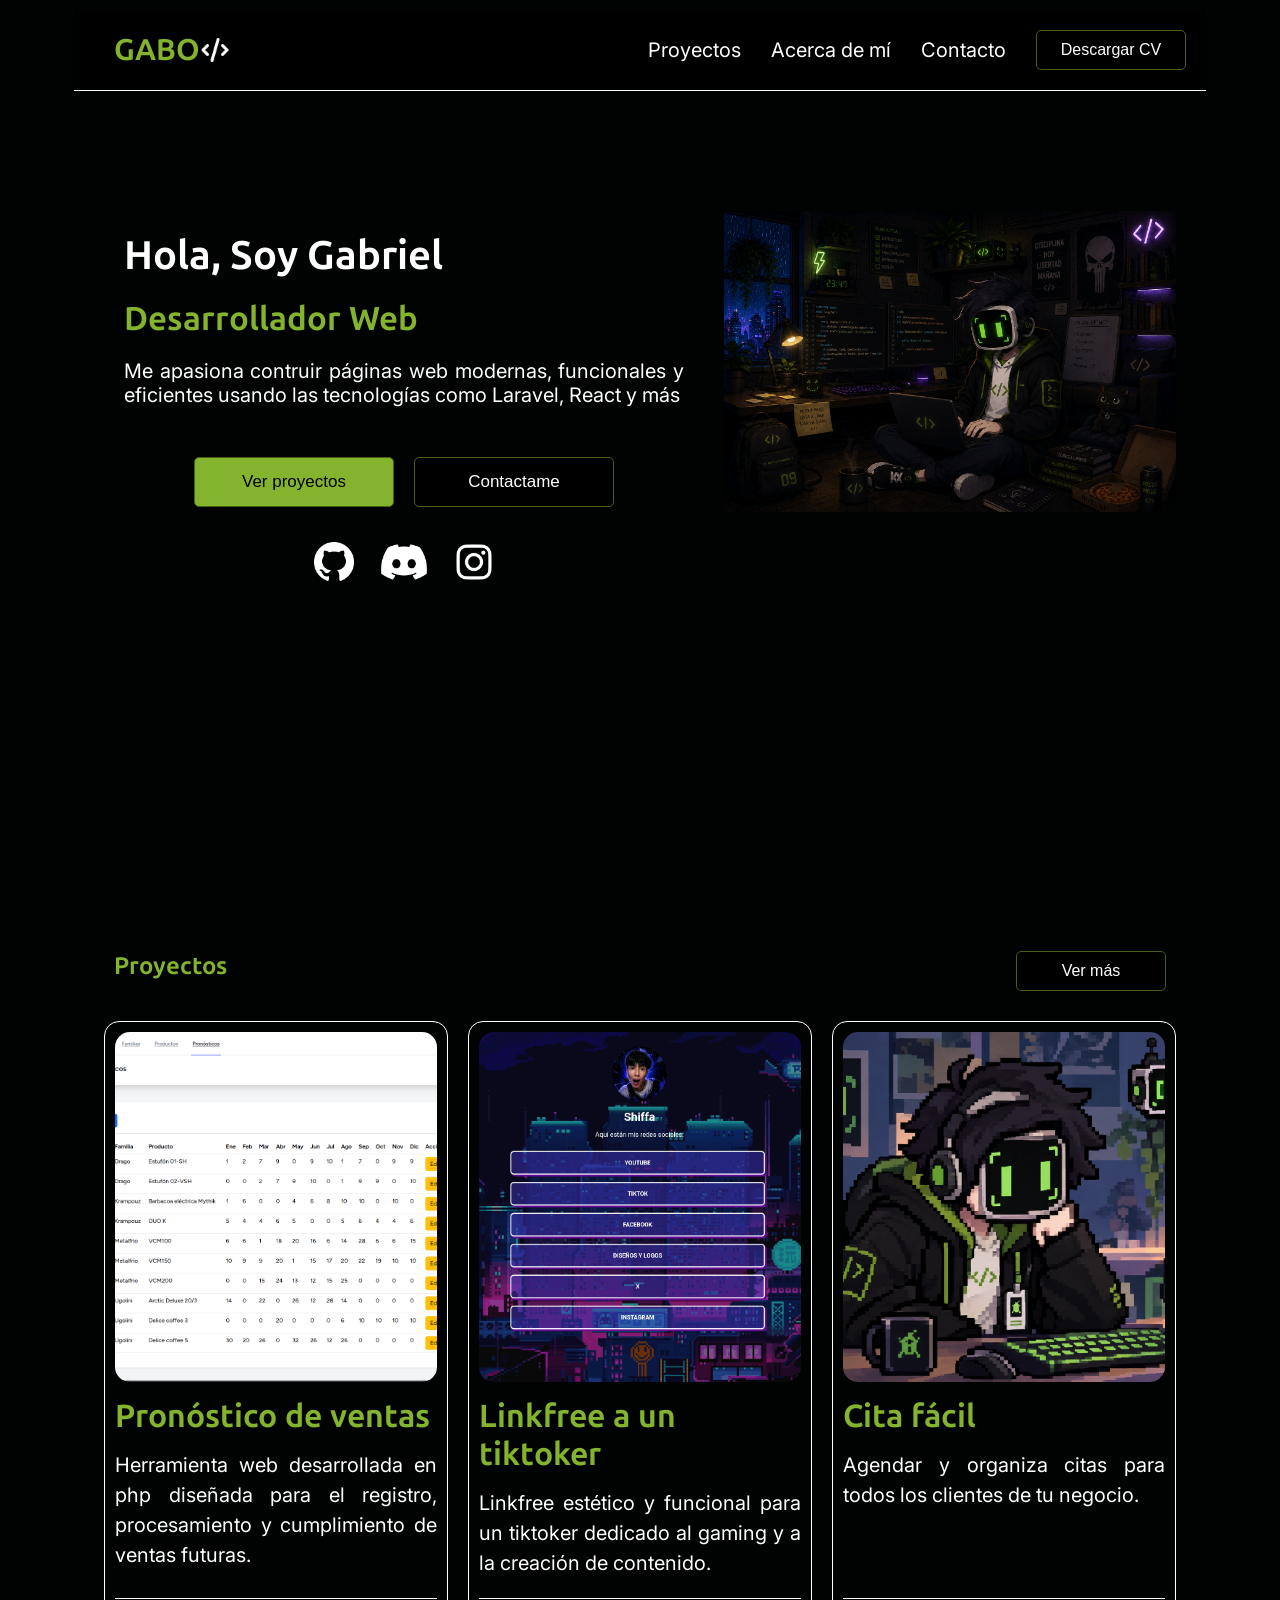
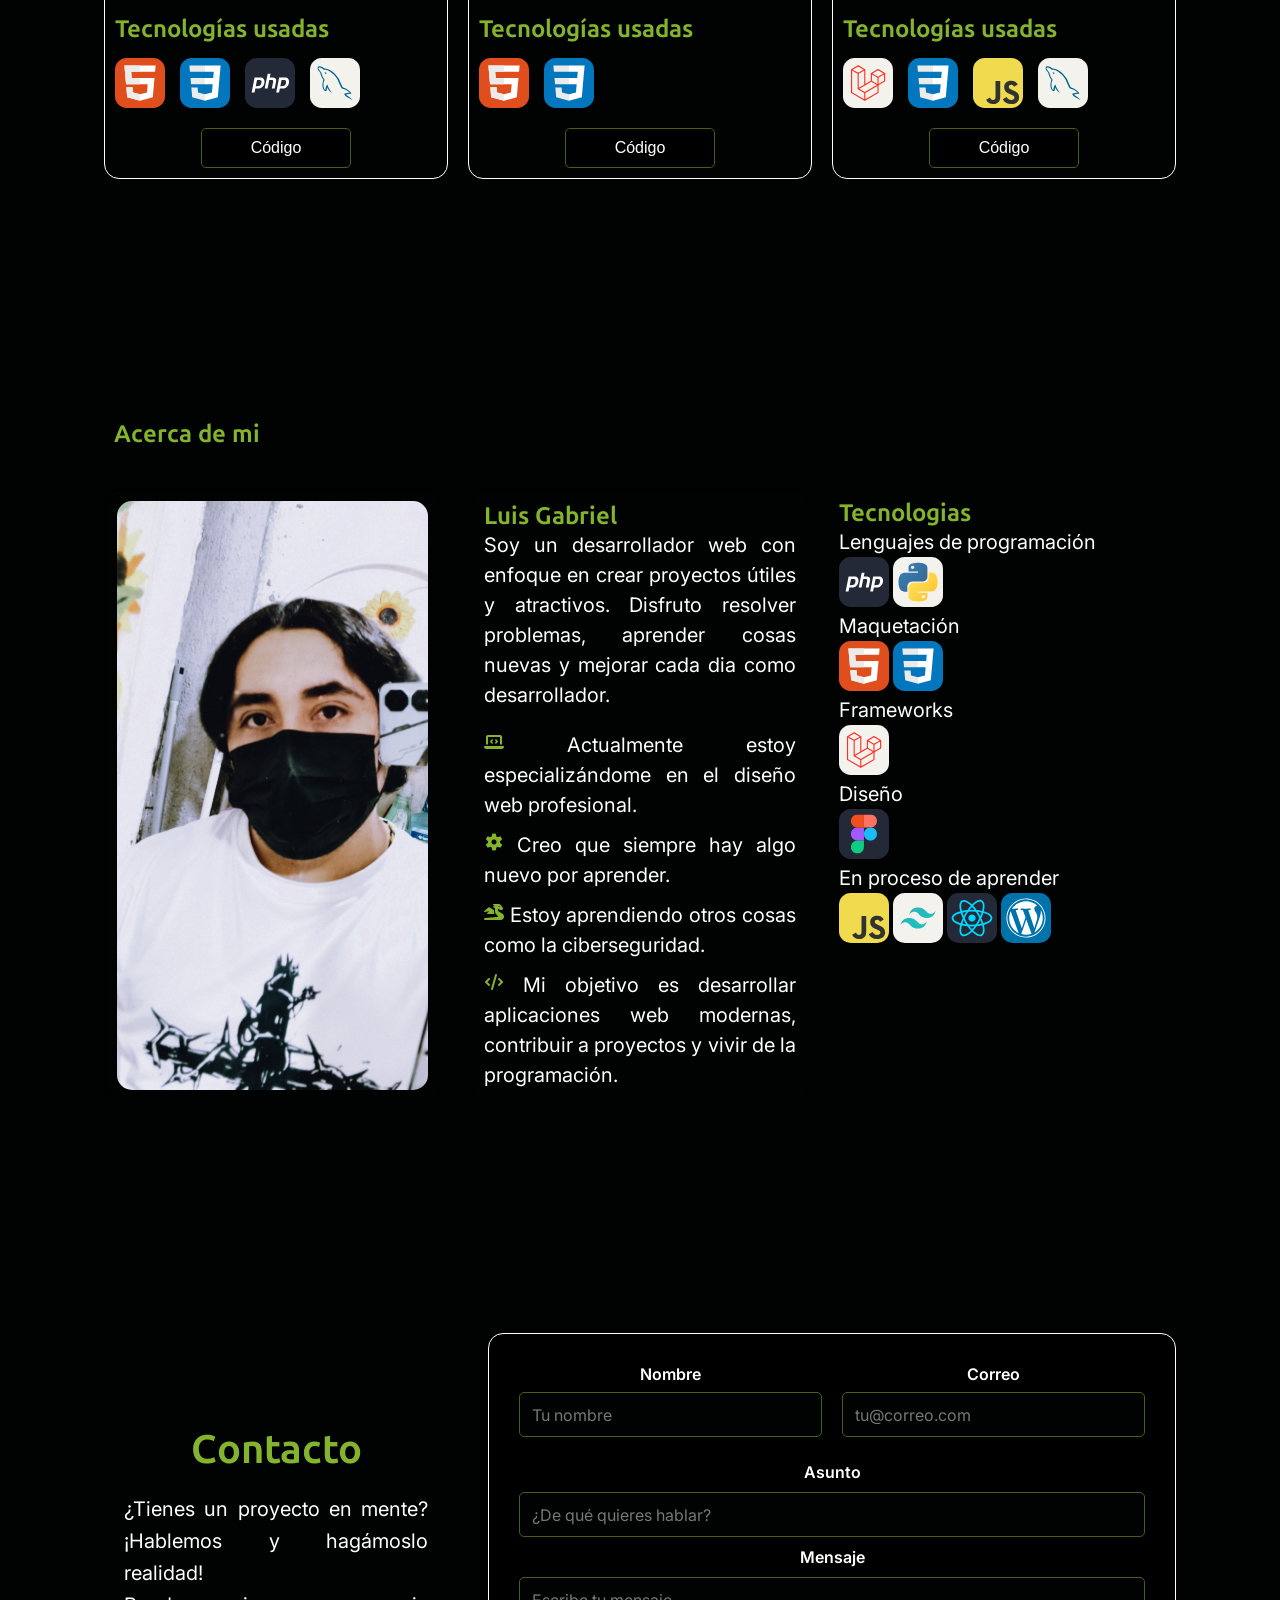
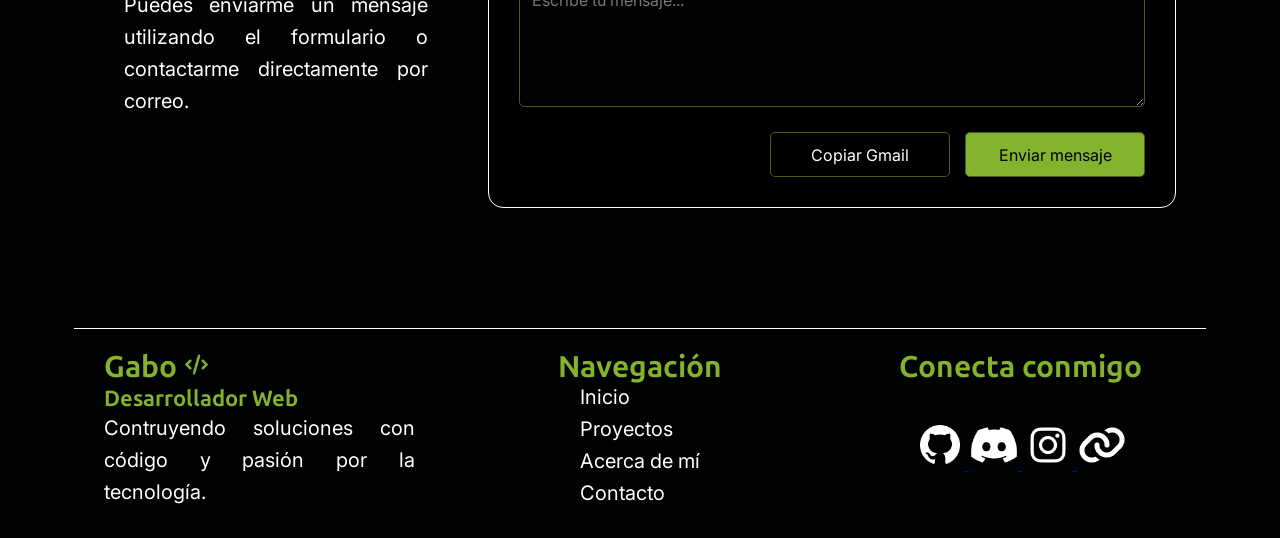
<file: Gabo/index.html>
<!DOCTYPE html>
<html lang="en">

<head>
    <meta charset="UTF-8">
    <meta name="viewport" content="width=device-width, initial-scale=1.0">
    <link rel="stylesheet" href="./css/estilos.css">
    <link rel="stylesheet" href="./css/responsive.css">
    <title>Gabriel</title>
</head>

<body>
    <script src="./js/contacto.js"></script>

    <!-- CONTENEDOR -->
    <div class="contenedor">

        <!--        HEADER / Menu        -->
        <header class="header">

            <!-- titulo -->
            <div class="titulo-navbar">
                <h1>Gabo</h1>
                <img class="icon-code" src="./img/icons/code.png" alt="">
            </div>
            
            <!-- menu / nav -->
            <nav>
                <a href="#proyectos">Proyectos</a>
                <a href="#acerca-de-mi">Acerca de mí</a>
                <a href="#contacto">Contacto</a>
                <a href="./resources/documents/CVLuisGabrielTI.pdf" download="CV_LuisGabriel.pdf" target="_blank">
                    <button class="b-cv" type="button">Descargar CV</button>
                </a>
            </nav>
        </header>

        <!-- MAIN -->
        <main class="main">

            <!-- SECTION / Inicio -->
            <section class="inicio">

                <!-- Informacion inicio -->
                <div class="intro-inicio">
                    <h2>Hola, Soy Gabriel</h2>
                    <h3>Desarrollador Web</h3>
                    <p>
                        Me apasiona contruir páginas web modernas, funcionales y eficientes usando las tecnologías como
                        Laravel, React y más
                    </p>

                    <!-- Almacenar botones / redes -->
                    <div class="intro-acciones">

                        <!-- botones -->
                        <div class="intro-botones">
                            <button class="b-verproyectos">Ver proyectos</button>
                            <button class="b-contactame">Contactame</button>
                        </div>

                        <!-- redes -->
                        <div class="intro-redes">
                            <a href="https://github.com/Lyuz9" target="_blank">
                                <img class="icono" src="./img/icons/github2.png" alt="">
                            </a>
                            <a href="https://discord.com/invite/Twsm6HZd" target="_blank">
                                <img class="icono" src="./img/icons/discord.png" alt="">
                            </a>
                            <a href="https://www.instagram.com/gabbylyuz/" target="_blank">
                                <img class="icono" src="./img/icons/instagram.png" alt="">
                            </a>
                        </div>
                    </div>
                </div>

                <!-- imagen del inicio -->
                <div class="imagen-inicio">
                    <img class="img-habitacion" src="./img/habitacion2.png" alt="">
                </div>
            </section>

            <!-- SECTION / Proyectos -->
            <section class="proyectos" id="proyectos">

                <!-- titulo / boton para ver proyectos -->
                <div class="intro-proyectos">
                    <h1>Proyectos</h1>
                    <button class="b-ver-proyectos" type="button">Ver más</button>
                </div>

                <!-- PROYECTO -->
                <div class="proyecto">
                    <div class="descri-proyecto">

                        <!-- informacion del proyecto -->
                        <div class="info-proyecto">
                            <img class="img-proyecto" src="./img/proyecto1.png" alt="">
                            <h2>Pronóstico de ventas</h2>
                            <p>
                                Herramienta web desarrollada en php diseñada para el registro, procesamiento y
                                cumplimiento
                                de
                                ventas futuras.
                            </p>
                        </div>

                        <!-- tecnologias del proyecto -->
                        <div class="tecn-proyecto">
                            <h3>Tecnologías usadas</h3>
                            <div>
                                <img class="icono" src="./img/icons/HTML.svg" alt="HTML">
                                <img class="icono" src="./img/icons/CSS.svg" alt="CSS">
                                <img class="icono" src="./img/icons/PHP.svg" alt="PHP">
                                <img class="icono" src="./img/icons/MySQL.svg" alt="MySQL">
                            </div>
                        </div>
                        <a href="https://github.com/Lyuz9/Pronostico-ventas" target="_blank">
                            <button class="b-verproyecto">Código</button>
                        </a>
                    </div>
                </div>

                <!-- PROYECTO -->
                <div class="proyecto">
                    <div class="descri-proyecto">
                        
                        <!-- informacion del proyecto -->
                        <div class="info-proyecto">
                            <img class="img-proyecto" src="./img/proyecto2.png" alt="">
                            <h2>Linkfree a un tiktoker</h2>
                            <p>
                                Linkfree estético y funcional para un tiktoker dedicado al gaming y a la creación de
                                contenido.
                            </p>
                        </div>

                        <!-- tecnologias del proyecto -->
                        <div class="tecn-proyecto">
                            <h3>Tecnologías usadas</h3>
                            <div>
                                <img class="icono" src="./img/icons/HTML.svg" alt="HTML">
                                <img class="icono" src="./img/icons/CSS.svg" alt="CSS">
                            </div>
                        </div>
                        <a href="https://github.com/Lyuz9/shiffa_linkfree" target="_blank">
                            <button class="b-verproyecto">Código</button>
                        </a>
                    </div>
                </div>

                <!-- PROYECTO -->
                <div class="proyecto">
                    <div class="descri-proyecto">

                        <!-- informacion del proyecto -->
                        <div class="info-proyecto">
                            <img class="img-proyecto" src="./img/proceso.png" alt="">
                            <h2>Cita fácil</h2>
                            <p>
                                Agendar y organiza citas para todos los clientes de tu negocio.
                            </p>
                        </div>

                        <!-- tecnologias del proyecto -->
                        <div class="tecn-proyecto">
                            <h3>Tecnologías usadas</h3>
                            <div>
                                <img class="icono" src="./img/icons/Laravel.svg" alt="Laravel">
                                <img class="icono" src="./img/icons/CSS.svg" alt="CSS">
                                <img class="icono" src="./img/icons/JavaScript.svg" alt="JavaScript">
                                <img class="icono" src="./img/icons/MySQL.svg" alt="MySQL">
                            </div>
                        </div>
                        <a href="https://github.com/Lyuz9/Agenda_Citas" target="_blank">
                            <button class="b-verproyecto">Código</button>
                        </a>
                    </div>
                </div>
            </section>

            <!-- SECTION / Acerca de mi -->
            <section class="acerca-de-mi" id="acerca-de-mi">

                <!-- titulo acerca de mi -->
                <div class="intro-acerca">
                    <h1>Acerca de mi</h1>
                </div>

                <!-- foto acerca de mi -->
                <div class="foto-acerca">
                    <img class="img-yo" src="./img/yo.jpg" alt="Imagen de mi">
                </div>

                <!-- informacion de acerca de mi -->
                <div class="info-acerca">
                    <div>
                        <h1>Luis Gabriel</h1>
                        <p>
                            Soy un desarrollador web con enfoque en crear proyectos útiles y atractivos. Disfruto
                            resolver
                            problemas, aprender cosas nuevas y mejorar cada dia como desarrollador.
                        </p>
                    </div>
                    <div class="obj-acerca">
                        <p><img class="icono-acerca" src="./img/icons/laptop-code.png" alt="Laptop-Code"> Actualmente
                            estoy especializándome en el diseño web profesional.</p>
                        <p><img class="icono-acerca" src="./img/icons/gear.png" alt="Engranaje"> Creo que siempre hay
                            algo nuevo por aprender.</p>
                        <p><img class="icono-acerca" src="./img/icons/dragon.png" alt="Terminal"> Estoy aprendiendo
                            otros cosas como la ciberseguridad.</p>
                        <p><img class="icono-acerca" src="./img/icons/code-solid.png" alt="Terminal"> Mi objetivo es
                            desarrollar aplicaciones web modernas, contribuir a proyectos y vivir de la programación.
                        </p>
                    </div>
                </div>

                <!-- tecnologias acerca de mi -->
                <div class="tecnologias">
                    <h1>Tecnologias</h1>
                    <p>Lenguajes de programación</p>
                    <img class="icono" src="./img/icons/PHP.svg" alt="PHP">
                    <img class="icono" src="./img/icons/Python.svg" alt="Python">
                    <p>Maquetación</p>
                    <img class="icono" src="./img/icons/HTML.svg" alt="HTML">
                    <img class="icono" src="./img/icons/CSS.svg" alt="CSS">
                    <p>Frameworks</p>
                    <img class="icono" src="./img/icons/Laravel.svg" alt="Laravel">
                    <p>Diseño</p>
                    <img class="icono" src="./img/icons/Figma.svg" alt="Figma">
                    <p>En proceso de aprender</p>
                    <img class="icono" src="./img/icons/JavaScript.svg" alt="JavaScript">
                    <img class="icono" src="./img/icons/TailwindCSS.svg" alt="TailwindCSS">
                    <img class="icono" src="./img/icons/React.svg" alt="React">
                    <img class="icono" src="./img/icons/Wordpress.svg" alt="Wordpress">
                </div>
            </section>

            <!-- SECTION / Contacto -->
            <section class="contacto" id="contacto">
                
                <!-- introduccion contacto -->
                <div class="datos-contacto">
                    <h1>Contacto</h1>
                    <p>
                        ¿Tienes un proyecto en mente? ¡Hablemos y hagámoslo realidad!
                    </p>
                    <p>
                        Puedes enviarme un mensaje utilizando el formulario
                        o contactarme directamente por correo.
                    </p>
                </div>

                <!-- formulario para contacto -->
                <div class="formulario-contacto">
                    <form action="#" class="form-contacto">
                        <div class="contactos">
                            <div class="campo">
                                <label for="nombre">Nombre</label>
                                <input class="input-form" id="nombre" name="nombre" type="text" placeholder="Tu nombre"
                                    required>
                            </div>
                            <div class="campo">
                                <label for="correo">Correo</label>
                                <input class="input-form" id="correo" name="correo" type="email"
                                    placeholder="tu@correo.com" required>
                            </div>
                        </div>
                        <div class="mensaje">
                            <label for="asunto">Asunto</label>
                            <input class="input-asunto" id="asunto" name="asunto" type="text"
                                placeholder="¿De qué quieres hablar?" required>
                            <label for="mensaje">Mensaje</label>
                            <textarea class="textarea-asunto" id="mensaje" name="mensaje"
                                placeholder="Escribe tu mensaje..." required></textarea>
                        </div>
                        <div class="acciones-contacto">
                            <button class="b-mensaje b-copiar" type="button" onclick="copiarCorreo()">
                                Copiar Gmail
                            </button>
                            <button class="b-mensaje b-enviar" type="button" onclick="enviarCorreo()">
                                Enviar mensaje
                            </button>
                        </div>
                    </form>
                </div>
            </section>
        </main>
        
        <!-- FOOTER -->
        <footer class="footer">

            <!-- introduccion del footer -->
            <div class="des-footer">
                <h1>Gabo <img class="footer_icon" src="./img/icons/code-solid.png" alt=""></h1>
                <h2>Desarrollador Web</h2>
                <p>
                    Contruyendo soluciones con código y pasión por la tecnología.
                </p>
            </div>

            <!-- navegacion del footer -->
            <div class="nav-footer">
                <h1>Navegación</h1>
                <nav>
                    <a href="#">Inicio</a>
                    <a href="#">Proyectos</a>
                    <a href="#">Acerca de mí</a>
                    <a href="#">Contacto</a>
                </nav>
            </div>

            <!-- redes sociales footer -->
            <div class="conec-conmigo">
                <h1>Conecta conmigo</h1>
                <div class="red-conmigo">
                    <a href="https://github.com/Lyuz9" target="_blank">
                        <img class="icono" src="./img/icons/github2.png" alt="">
                    </a>
                    <a href="https://discord.com/invite/Twsm6HZd" target="_blank">
                        <img class="icono" src="./img/icons/discord.png" alt="">
                    </a>
                    <a href="https://www.instagram.com/gabbylyuz/" target="_blank">
                        <img class="icono" src="./img/icons/instagram.png" alt="">
                    </a>
                    <a href="#">
                        <img class="icono" src="./img/icons/link.png" alt="">
                    </a>
                </div>
            </div>
        </footer>
    </div>
</body>

</html>
</file>
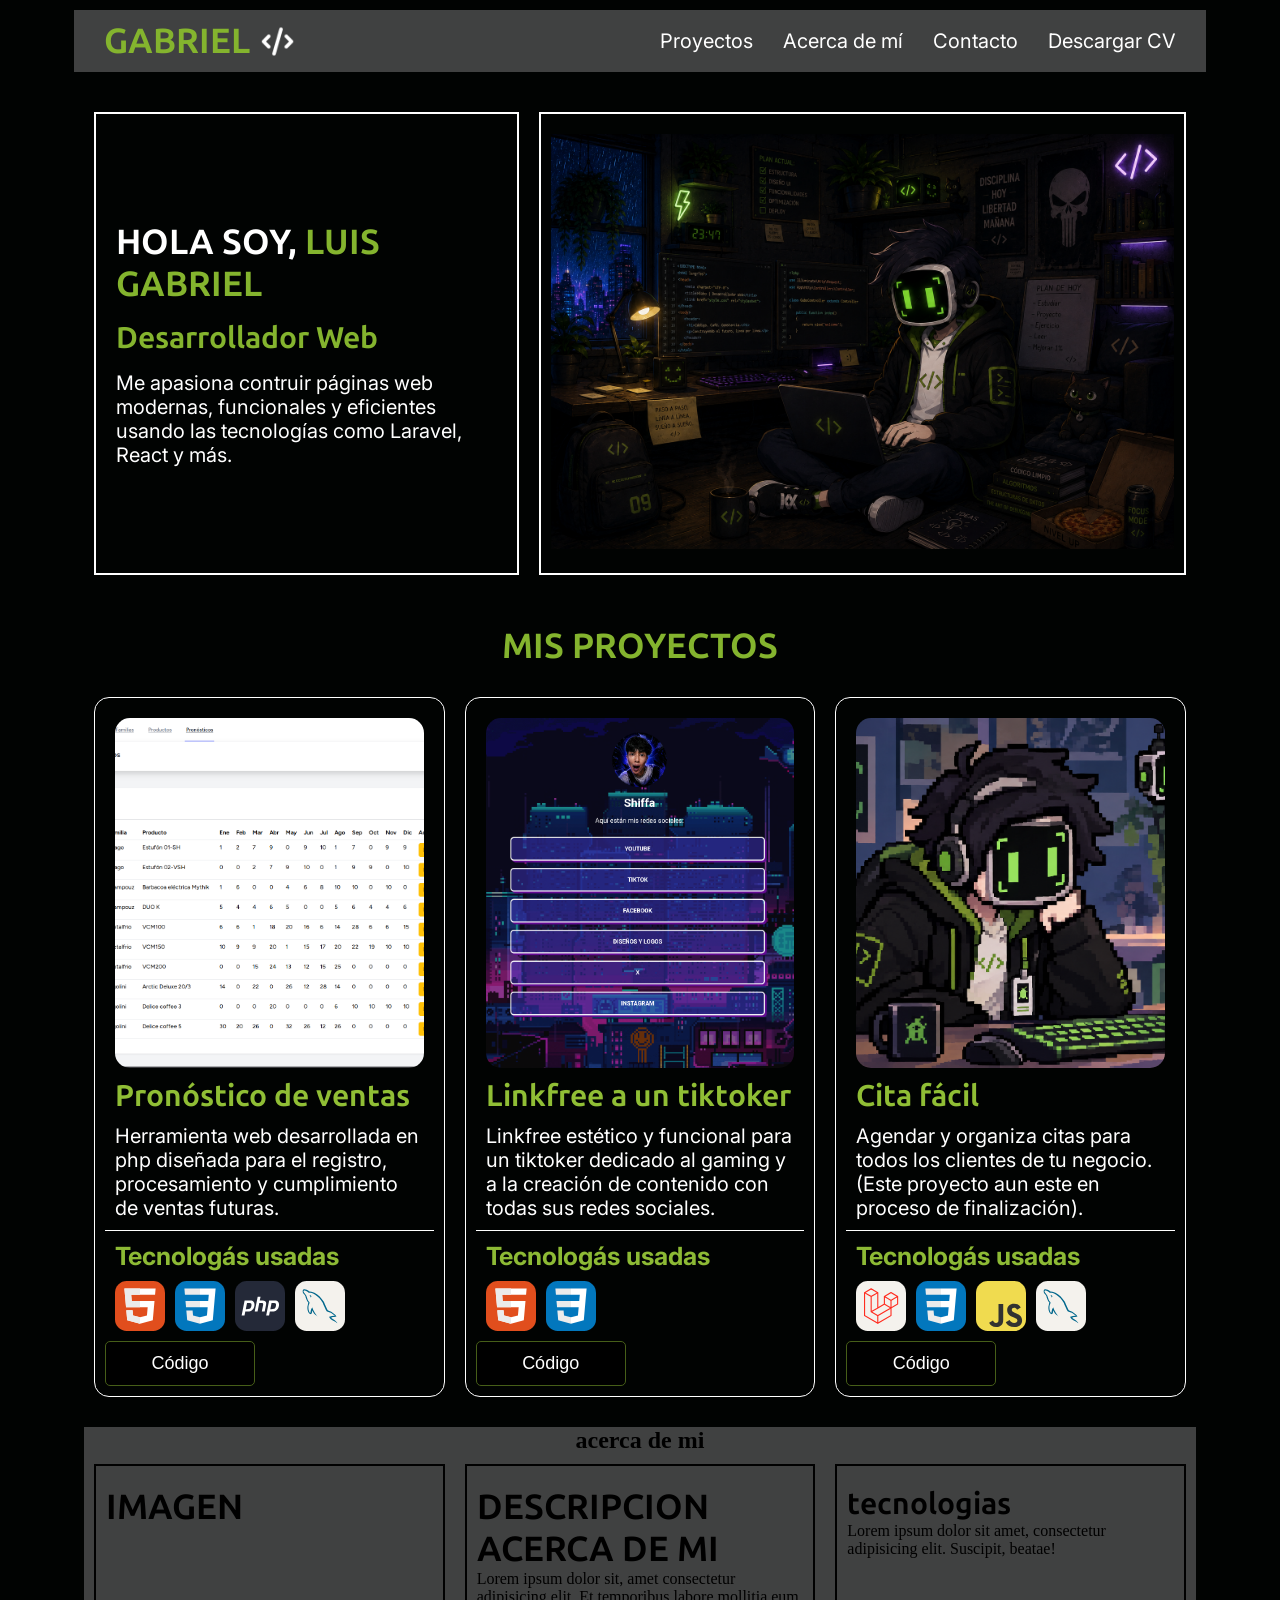
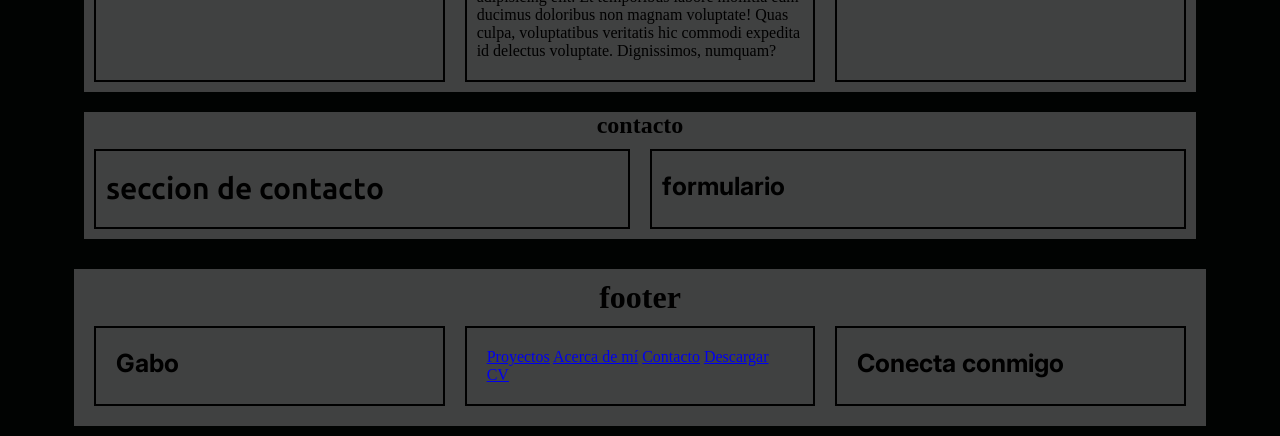
<file: Gabriel/index.html>
<!DOCTYPE html>
<html lang="en">

<head>
    <meta charset="UTF-8">
    <meta name="viewport" content="width=device-width, initial-scale=1.0">
    <link rel="stylesheet" href="./css/estilos.css">
    <title>Gabriel | Gabo</title>
</head>

<body>
    <div class="contenedor">
        <header class="header">
            <div class="logo">
                <h1 class="titulo-1">Gabriel</h1>
                <img src="./img/icons/code.png" alt="">
            </div>

            <nav>
                <a href="#">Proyectos</a>
                <a href="#">Acerca de mí</a>
                <a href="#">Contacto</a>
                <a href="#">Descargar CV</a>
            </nav>
        </header>

        <main class="main">
            <section class="hero">
                <div class="hero-col-1">
                    <h1 class="titulo-1">Hola soy, <span>Luis Gabriel</span></h1>
                    <h2 class="titulo-2">Desarrollador Web</h2>
                    <p class="texto">
                        Me apasiona contruir páginas web modernas, funcionales y eficientes usando las tecnologías como
                        Laravel, React y más.
                    </p>
                </div>

                <div class="hero-col-2">
                    <img src="./img/habitacion2.png" alt="">
                </div>
            </section>

            <section class="proyectos">
                <div class="titulo">
                    <h1 class="titulo-1">Mis Proyectos</h1>
                </div>

                <div class="proyecto">
                    <div class="informacion">
                        <img src="./img/proyecto1.png" alt="">
                        <h1 class="titulo-2">Pronóstico de ventas</h1>
                        <p class="texto">
                            Herramienta web desarrollada en php diseñada para el registro, procesamiento y cumplimiento
                            de ventas futuras.
                        </p>
                    </div>

                    <div class="herramientas">
                        <h3 class="titulo-3">Tecnologás usadas</h3>
                        <div class="lista-tecnologias">
                            <img class="icono" src="./img/icons/HTML.svg" alt="">
                            <img class="icono" src="./img/icons/CSS.svg" alt="">
                            <img class="icono" src="./img/icons/PHP.svg" alt="">
                            <img class="icono" src="./img/icons/MySQL.svg" alt="">
                        </div>
                    </div>
                    <a href="https://github.com/Lyuz9/Pronostico-ventas" target="_blank"><button>Código</button></a>
                </div>

                <div class="proyecto">
                    <div class="informacion">
                        <img src="./img/proyecto2.png" alt="">
                        <h1 class="titulo-2">Linkfree a un tiktoker</h1>
                        <p class="texto">
                            Linkfree estético y funcional para un tiktoker dedicado al gaming y a la creación de
                            contenido con todas sus redes sociales.
                        </p>
                    </div>

                    <div class="herramientas">
                        <h3 class="titulo-3">Tecnologás usadas</h3>
                        <div class="lista-tecnologias">
                            <img class="icono" src="./img/icons/HTML.svg" alt="">
                            <img class="icono" src="./img/icons/CSS.svg" alt="">
                        </div>
                    </div>
                    <a href="https://github.com/Lyuz9/shiffa_linkfree" target="_blank"><button>Código</button></a>
                </div>

                <div class="proyecto">
                    <div class="informacion">
                        <img src="./img/proceso.png" alt="">
                        <h1 class="titulo-2">Cita fácil</h1>
                        <p class="texto">
                            Agendar y organiza citas para todos los clientes de tu negocio. (Este proyecto aun este en
                            proceso de finalización).
                        </p>
                    </div>

                    <div class="herramientas">
                        <h3 class="titulo-3">Tecnologás usadas</h3>
                        <div class="lista-tecnologias">
                            <img class="icono" src="./img/icons/Laravel.svg" alt="">
                            <img class="icono" src="./img/icons/CSS.svg" alt="">
                            <img class="icono" src="./img/icons/JavaScript.svg" alt="">
                            <img class="icono" src="./img/icons/MySQL.svg" alt="">
                        </div>
                    </div>
                    <a href="https://github.com/Lyuz9/Agenda_Citas" target="_blank"><button>Código</button></a>
                </div>
            </section>

            <section class="acerca-de-mi">
                <div class="titulo">
                    <h1>acerca de mi</h1>
                </div>

                <div class="mi-foto">
                    <h1 class="titulo-1">imagen</h1>
                </div>

                <div class="descripcion-de-mi">
                    <h1 class="titulo-1">descripcion acerca de mi</h1>
                    <p>
                        Lorem ipsum dolor sit, amet consectetur adipisicing elit. Et temporibus labore mollitia eum
                        ducimus doloribus non magnam voluptate! Quas culpa, voluptatibus veritatis hic commodi expedita
                        id delectus voluptate. Dignissimos, numquam?
                    </p>
                </div>

                <div class="tecnologias">
                    <h2 class="titulo-2">tecnologias</h2>
                    <p>
                        Lorem ipsum dolor sit amet, consectetur adipisicing elit. Suscipit, beatae!
                    </p>
                </div>
            </section>

            <section class="contacto">
                <div class="titulo">
                    <h1>contacto</h1>
                </div>

                <div class="medios-contacto">
                    <h2 class="titulo-2">seccion de contacto</h2>
                </div>

                <div class="formulario-contacto">
                    <h3 class="titulo-3">formulario</h3>
                </div>
            </section>
        </main>

        <footer class="footer">
            <div class="titulo">
                <h1>footer</h1>
            </div>

            <div class="eslogan">
                <h3 class="titulo-3">Gabo</h3>
            </div>

            <div class="header-footer">
                <nav>
                    <a href="#">Proyectos</a>
                    <a href="#">Acerca de mí</a>
                    <a href="#">Contacto</a>
                    <a href="#">Descargar CV</a>
                </nav>
            </div>

            <div class="contactos">
                <h3 class="titulo-3">Conecta conmigo</h3>
            </div>
        </footer>
    </div>

    <script src="#"></script>
</body>

</html>
</file>
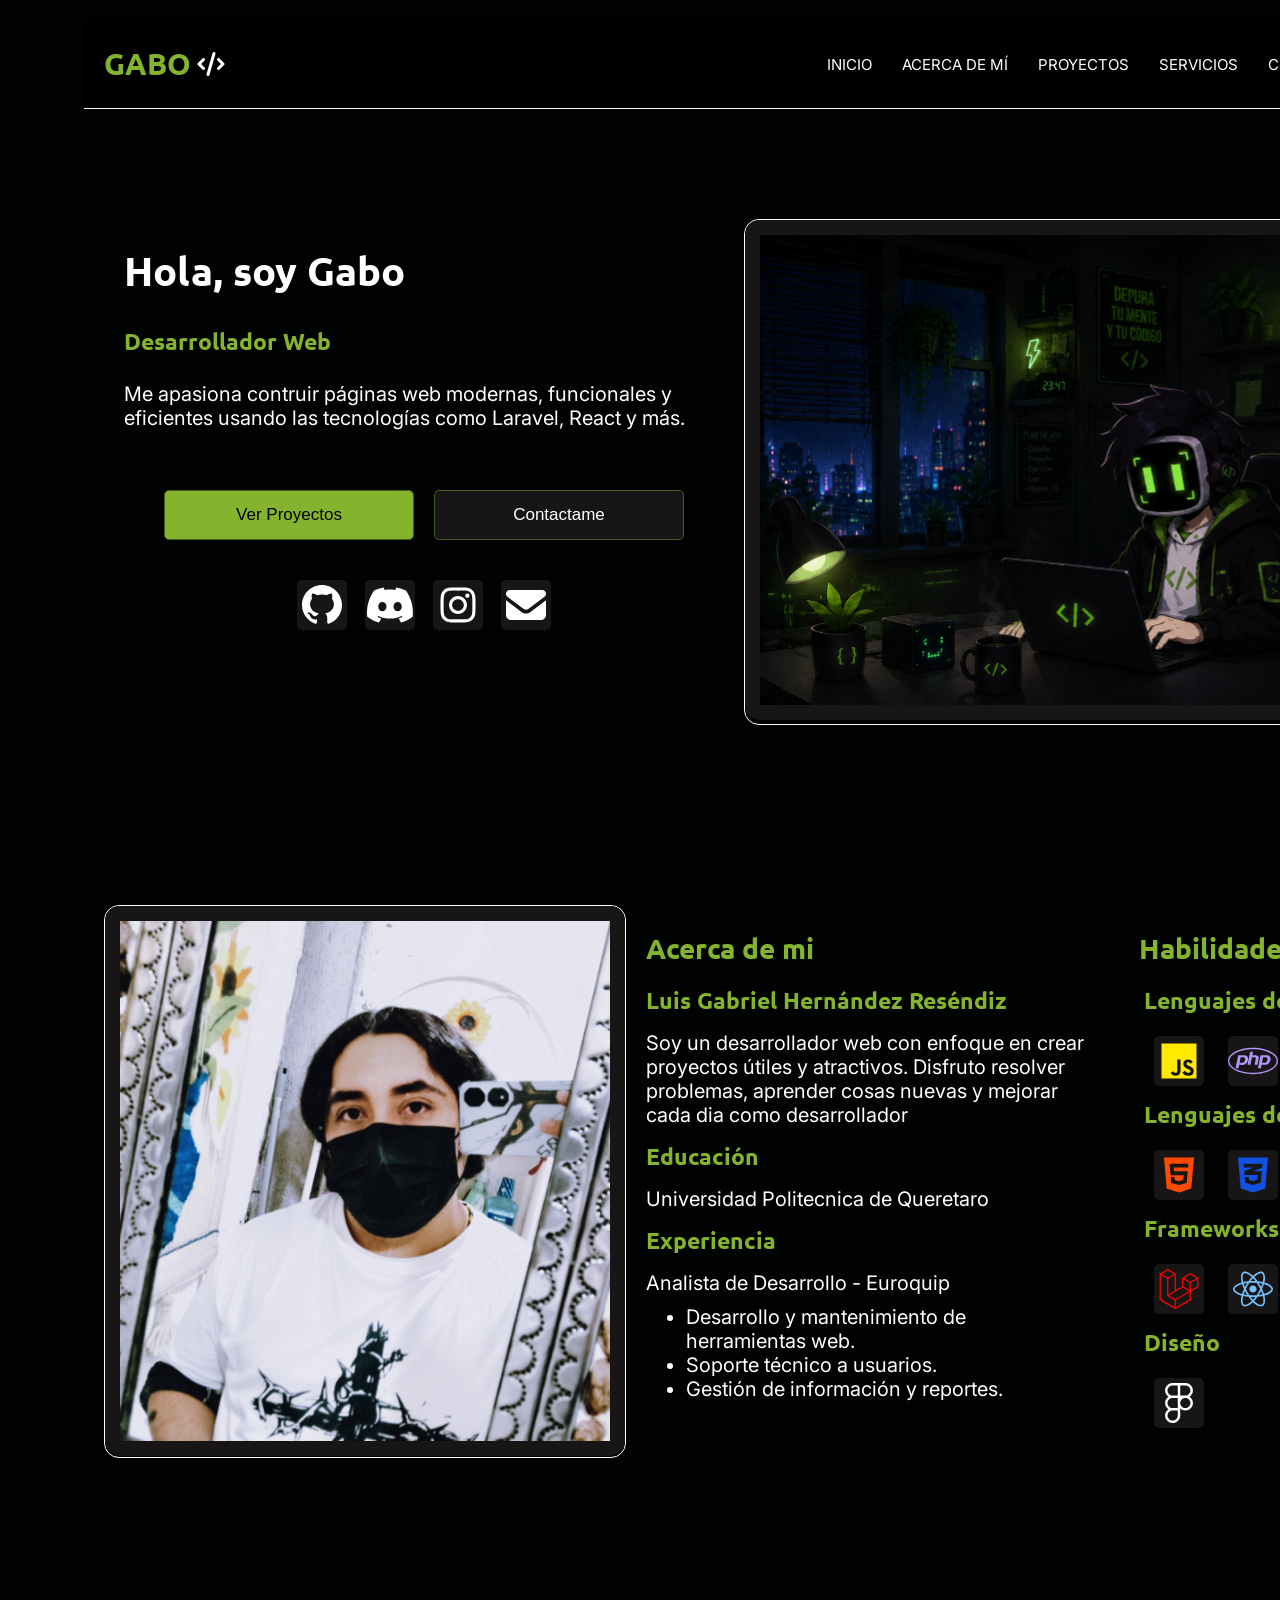
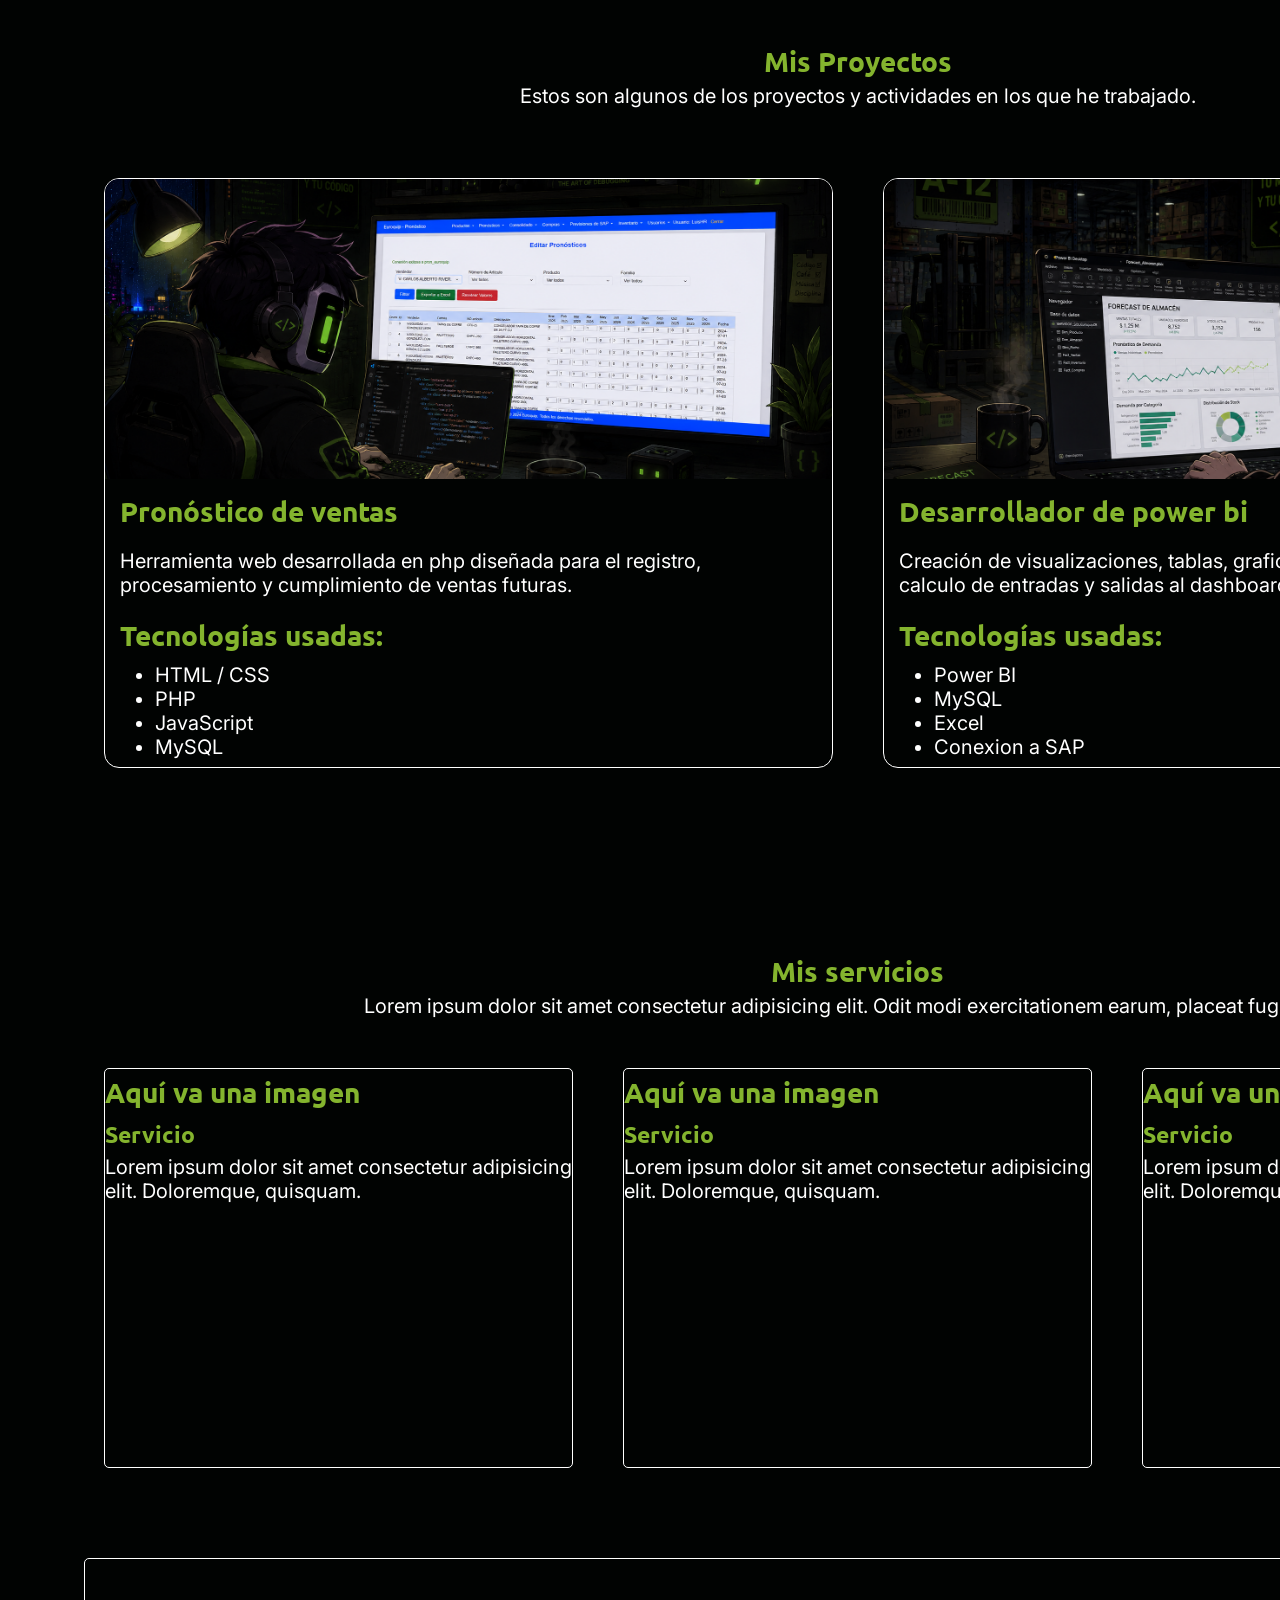
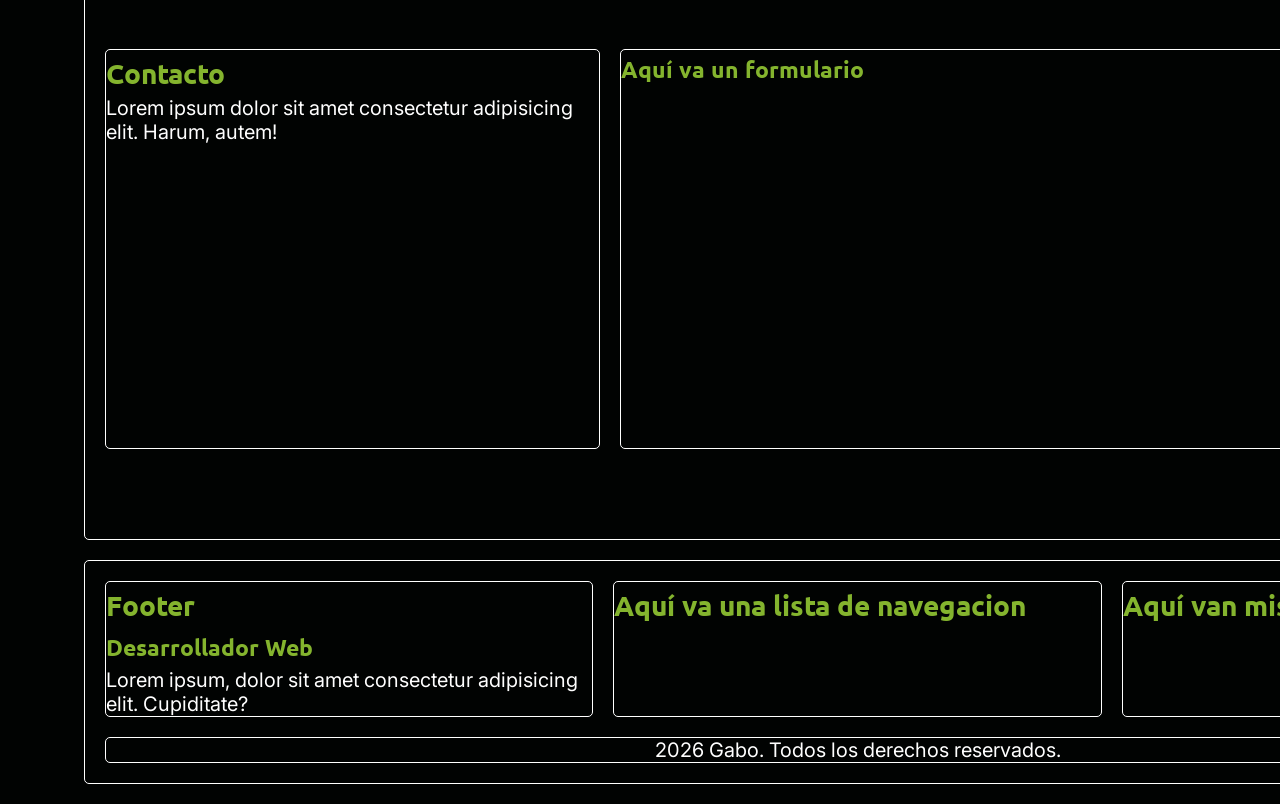
<file: portafolio_2/index.html>
<!DOCTYPE html>
<html lang="en">

<head>
    <meta charset="UTF-8">
    <meta name="viewport" content="width=device-width, initial-scale=1.0">
    <link rel="stylesheet" href="estilos.css">
    <title>Gabriel</title>
</head>

<body>
    <div class="contenedor">

        <header class="header">
            <div class="caja-titulo">
                <h2 class="titulo-navbar">gabo</h2>
                <svg class="logo" xmlns="http://www.w3.org/2000/svg"
                    viewBox="0 0 640 640"><!--!Font Awesome Free v7.3.1 by @fontawesome - https://fontawesome.com License - https://fontawesome.com/license/free Copyright 2026 Fonticons, Inc.-->
                    <path fill="rgb(255, 255, 255)"
                        d="M392.8 65.2C375.8 60.3 358.1 70.2 353.2 87.2L225.2 535.2C220.3 552.2 230.2 569.9 247.2 574.8C264.2 579.7 281.9 569.8 286.8 552.8L414.8 104.8C419.7 87.8 409.8 70.1 392.8 65.2zM457.4 201.3C444.9 213.8 444.9 234.1 457.4 246.6L530.8 320L457.4 393.4C444.9 405.9 444.9 426.2 457.4 438.7C469.9 451.2 490.2 451.2 502.7 438.7L598.7 342.7C611.2 330.2 611.2 309.9 598.7 297.4L502.7 201.4C490.2 188.9 469.9 188.9 457.4 201.4zM182.7 201.3C170.2 188.8 149.9 188.8 137.4 201.3L41.4 297.3C28.9 309.8 28.9 330.1 41.4 342.6L137.4 438.6C149.9 451.1 170.2 451.1 182.7 438.6C195.2 426.1 195.2 405.8 182.7 393.3L109.3 320L182.6 246.6C195.1 234.1 195.1 213.8 182.6 201.3z" />
                </svg>
            </div>

            <nav>
                <a href="#">inicio</a>
                <a href="#">acerca de mí</a>
                <a href="#">proyectos</a>
                <a href="#">servicios</a>
                <a href="#">contacto</a>
                <a href="#"><button class="descargar-cv" type="button" href="#">Descargar CV</button></a>
            </nav>
        </header>

        <main class="main">

            <section class="inicio">
                <div class="inicio-descripcion">
                    <h2>Hola, soy Gabo</h2>
                    <h3>Desarrollador Web</h3>
                    <p>
                        Me apasiona contruir páginas web modernas, funcionales y eficientes usando las tecnologías como
                        Laravel, React y más.
                    </p>

                    <div class="acciones">
                        <div class="botones">
                            <button class="bproyectos">Ver Proyectos</button>
                            <button class="bcontactame">Contactame</button>
                        </div>

                        <div class="sociales">
                            <svg class="redes" xmlns="http://www.w3.org/2000/svg"
                                viewBox="0 0 640 640"><!--!Font Awesome Free v7.3.1 by @fontawesome - https://fontawesome.com License - https://fontawesome.com/license/free Copyright 2026 Fonticons, Inc.-->
                                <path fill="rgb(255, 255, 255)"
                                    d="M280.5 426.5C214.5 418.5 168 371 168 309.5C168 284.5 177 257.5 192 239.5C185.5 223 186.5 188 194 173.5C214 171 241 181.5 257 196C276 190 296 187 320.5 187C345 187 365 190 383 195.5C398.5 181.5 426 171 446 173.5C453 187 454 222 447.5 239C463.5 258 472 283.5 472 309.5C472 371 425.5 417.5 358.5 426C375.5 437 387 461 387 488.5L387 540.5C387 555.5 399.5 564 414.5 558C505 523.5 576 433 576 321C576 179.5 461 64 319.5 64C178 64 64 179.5 64 321C64 432 134.5 524 229.5 558.5C243 563.5 256 554.5 256 541L256 501C249 504 240 506 232 506C199 506 179.5 488 165.5 454.5C160 441 154 433 142.5 431.5C136.5 431 134.5 428.5 134.5 425.5C134.5 419.5 144.5 415 154.5 415C169 415 181.5 424 194.5 442.5C204.5 457 215 463.5 227.5 463.5C240 463.5 248 459 259.5 447.5C268 439 274.5 431.5 280.5 426.5z" />
                            </svg>
                            <svg class="redes" xmlns="http://www.w3.org/2000/svg"
                                viewBox="0 0 640 640"><!--!Font Awesome Free v7.3.1 by @fontawesome - https://fontawesome.com License - https://fontawesome.com/license/free Copyright 2026 Fonticons, Inc.-->
                                <path fill="rgb(255, 255, 255)"
                                    d="M524.5 133.8C524.3 133.5 524.1 133.2 523.7 133.1C485.6 115.6 445.3 103.1 404 96C403.6 95.9 403.2 96 402.9 96.1C402.6 96.2 402.3 96.5 402.1 96.9C396.6 106.8 391.6 117.1 387.2 127.5C342.6 120.7 297.3 120.7 252.8 127.5C248.3 117 243.3 106.8 237.7 96.9C237.5 96.6 237.2 96.3 236.9 96.1C236.6 95.9 236.2 95.9 235.8 95.9C194.5 103 154.2 115.5 116.1 133C115.8 133.1 115.5 133.4 115.3 133.7C39.1 247.5 18.2 358.6 28.4 468.2C28.4 468.5 28.5 468.7 28.6 469C28.7 469.3 28.9 469.4 29.1 469.6C73.5 502.5 123.1 527.6 175.9 543.8C176.3 543.9 176.7 543.9 177 543.8C177.3 543.7 177.7 543.4 177.9 543.1C189.2 527.7 199.3 511.3 207.9 494.3C208 494.1 208.1 493.8 208.1 493.5C208.1 493.2 208.1 493 208 492.7C207.9 492.4 207.8 492.2 207.6 492.1C207.4 492 207.2 491.8 206.9 491.7C191.1 485.6 175.7 478.3 161 469.8C160.7 469.6 160.5 469.4 160.3 469.2C160.1 469 160 468.6 160 468.3C160 468 160 467.7 160.2 467.4C160.4 467.1 160.5 466.9 160.8 466.7C163.9 464.4 167 462 169.9 459.6C170.2 459.4 170.5 459.2 170.8 459.2C171.1 459.2 171.5 459.2 171.8 459.3C268 503.2 372.2 503.2 467.3 459.3C467.6 459.2 468 459.1 468.3 459.1C468.6 459.1 469 459.3 469.2 459.5C472.1 461.9 475.2 464.4 478.3 466.7C478.5 466.9 478.7 467.1 478.9 467.4C479.1 467.7 479.1 468 479.1 468.3C479.1 468.6 479 468.9 478.8 469.2C478.6 469.5 478.4 469.7 478.2 469.8C463.5 478.4 448.2 485.7 432.3 491.6C432.1 491.7 431.8 491.8 431.6 492C431.4 492.2 431.3 492.4 431.2 492.7C431.1 493 431.1 493.2 431.1 493.5C431.1 493.8 431.2 494 431.3 494.3C440.1 511.3 450.1 527.6 461.3 543.1C461.5 543.4 461.9 543.7 462.2 543.8C462.5 543.9 463 543.9 463.3 543.8C516.2 527.6 565.9 502.5 610.4 469.6C610.6 469.4 610.8 469.2 610.9 469C611 468.8 611.1 468.5 611.1 468.2C623.4 341.4 590.6 231.3 524.2 133.7zM222.5 401.5C193.5 401.5 169.7 374.9 169.7 342.3C169.7 309.7 193.1 283.1 222.5 283.1C252.2 283.1 275.8 309.9 275.3 342.3C275.3 375 251.9 401.5 222.5 401.5zM417.9 401.5C388.9 401.5 365.1 374.9 365.1 342.3C365.1 309.7 388.5 283.1 417.9 283.1C447.6 283.1 471.2 309.9 470.7 342.3C470.7 375 447.5 401.5 417.9 401.5z" />
                            </svg>
                            <svg class="redes" xmlns="http://www.w3.org/2000/svg"
                                viewBox="0 0 640 640"><!--!Font Awesome Free v7.3.1 by @fontawesome - https://fontawesome.com License - https://fontawesome.com/license/free Copyright 2026 Fonticons, Inc.-->
                                <path fill="rgb(255, 255, 255)"
                                    d="M320.3 205C256.8 204.8 205.2 256.2 205 319.7C204.8 383.2 256.2 434.8 319.7 435C383.2 435.2 434.8 383.8 435 320.3C435.2 256.8 383.8 205.2 320.3 205zM319.7 245.4C360.9 245.2 394.4 278.5 394.6 319.7C394.8 360.9 361.5 394.4 320.3 394.6C279.1 394.8 245.6 361.5 245.4 320.3C245.2 279.1 278.5 245.6 319.7 245.4zM413.1 200.3C413.1 185.5 425.1 173.5 439.9 173.5C454.7 173.5 466.7 185.5 466.7 200.3C466.7 215.1 454.7 227.1 439.9 227.1C425.1 227.1 413.1 215.1 413.1 200.3zM542.8 227.5C541.1 191.6 532.9 159.8 506.6 133.6C480.4 107.4 448.6 99.2 412.7 97.4C375.7 95.3 264.8 95.3 227.8 97.4C192 99.1 160.2 107.3 133.9 133.5C107.6 159.7 99.5 191.5 97.7 227.4C95.6 264.4 95.6 375.3 97.7 412.3C99.4 448.2 107.6 480 133.9 506.2C160.2 532.4 191.9 540.6 227.8 542.4C264.8 544.5 375.7 544.5 412.7 542.4C448.6 540.7 480.4 532.5 506.6 506.2C532.8 480 541 448.2 542.8 412.3C544.9 375.3 544.9 264.5 542.8 227.5zM495 452C487.2 471.6 472.1 486.7 452.4 494.6C422.9 506.3 352.9 503.6 320.3 503.6C287.7 503.6 217.6 506.2 188.2 494.6C168.6 486.8 153.5 471.7 145.6 452C133.9 422.5 136.6 352.5 136.6 319.9C136.6 287.3 134 217.2 145.6 187.8C153.4 168.2 168.5 153.1 188.2 145.2C217.7 133.5 287.7 136.2 320.3 136.2C352.9 136.2 423 133.6 452.4 145.2C472 153 487.1 168.1 495 187.8C506.7 217.3 504 287.3 504 319.9C504 352.5 506.7 422.6 495 452z" />
                            </svg>
                            <svg class="redes" xmlns="http://www.w3.org/2000/svg"
                                viewBox="0 0 640 640"><!--!Font Awesome Free v7.3.1 by @fontawesome - https://fontawesome.com License - https://fontawesome.com/license/free Copyright 2026 Fonticons, Inc.-->
                                <path fill="rgb(255, 255, 255)"
                                    d="M112 128C85.5 128 64 149.5 64 176C64 191.1 71.1 205.3 83.2 214.4L291.2 370.4C308.3 383.2 331.7 383.2 348.8 370.4L556.8 214.4C568.9 205.3 576 191.1 576 176C576 149.5 554.5 128 528 128L112 128zM64 260L64 448C64 483.3 92.7 512 128 512L512 512C547.3 512 576 483.3 576 448L576 260L377.6 408.8C343.5 434.4 296.5 434.4 262.4 408.8L64 260z" />
                            </svg>
                        </div>
                    </div>
                </div>
                <div class="inicio-imagen">
                    <img class="habitacion" src="./img/habitacion.png" alt="">
                </div>
            </section>

            <section class="acerca">
                <div class="acerca-imagen">
                    <img class="mi-foto" src="./img/yo.jpg" alt="">
                </div>
                <div class="acerca-de-mi">
                    <h2>Acerca de mi</h2>
                    <h3>Luis Gabriel Hernández Reséndiz</h3>
                    <p>
                        Soy un desarrollador web con enfoque en crear proyectos útiles y atractivos. Disfruto resolver
                        problemas, aprender cosas nuevas y mejorar cada dia como desarrollador
                    </p>
                    <h3>Educación</h3>
                    <p>Universidad Politecnica de Queretaro</p>
                    <h3>Experiencia</h3>
                    <p>Analista de Desarrollo - Euroquip</p>
                    <ul>
                        <li>Desarrollo y mantenimiento de herramientas web.</li>
                        <li>Soporte técnico a usuarios.</li>
                        <li>Gestión de información y reportes.</li>
                    </ul>
                </div>
                <div class="habilidades">
                    <h2>Habilidades</h2>
                    <div class="skills">
                        <h3>Lenguajes de Programación</h3>
                        <svg class="habilidad" xmlns="http://www.w3.org/2000/svg"
                            viewBox="0 0 640 640"><!--!Font Awesome Free v7.3.1 by @fontawesome - https://fontawesome.com License - https://fontawesome.com/license/free Copyright 2026 Fonticons, Inc.-->
                            <path fill="rgb(255, 233, 0)"
                                d="M96 96L96 544L544 544L544 96L96 96zM339.8 445.4C339.8 489 314.2 508.9 276.9 508.9C243.2 508.9 223.7 491.5 213.7 470.4L248 449.7C254.6 461.4 260.6 471.3 275.1 471.3C288.9 471.3 297.7 465.9 297.7 444.8L297.7 301.7L339.8 301.7L339.8 445.4zM439.4 508.9C400.3 508.9 375 490.3 362.7 465.9L397 446.1C406 460.8 417.8 471.7 438.5 471.7C455.9 471.7 467.1 463 467.1 450.9C467.1 436.5 455.7 431.4 436.4 422.9L425.9 418.4C395.5 405.5 375.4 389.2 375.4 354.9C375.4 323.3 399.5 299.3 437 299.3C463.8 299.3 483 308.6 496.8 333L464 354C456.8 341.1 449 336 436.9 336C424.6 336 416.8 343.8 416.8 354C416.8 366.6 424.6 371.7 442.7 379.6L453.2 384.1C489 399.4 509.1 415.1 509.1 450.3C509.1 488.1 479.3 508.9 439.4 508.9z" />
                        </svg>
                        <svg class="habilidad" xmlns="http://www.w3.org/2000/svg"
                            viewBox="0 0 640 640"><!--!Font Awesome Free v7.3.1 by @fontawesome - https://fontawesome.com License - https://fontawesome.com/license/free Copyright 2026 Fonticons, Inc.-->
                            <path fill="rgb(177, 151, 252)"
                                d="M320 168.5C491.4 168.5 623.2 240.7 623.2 320C623.2 399.3 491.3 471.5 320 471.5C148.6 471.5 16.8 399.3 16.8 320C16.8 240.7 148.7 168.5 320 168.5zM320 151.7C143.3 151.7 0 227 0 320C0 413 143.3 488.3 320 488.3C496.7 488.3 640 413 640 320C640 227 496.7 151.7 320 151.7zM218.2 306.5C210.3 347 182.4 342.8 148.1 342.8L161.8 272.2C199.8 272.2 225.6 268.1 218.2 306.5zM97.4 414.3L134.1 414.3L142.8 369.5C183.9 369.5 209.4 372.5 233 350.4C259.1 326.4 265.9 283.7 247.3 262.3C237.6 251.1 222 245.6 200.8 245.6L130.1 245.6L97.4 414.3zM283.1 200.7L319.6 200.7L310.9 245.5C342.4 245.5 371.6 243.2 385.7 256.2C400.5 269.8 393.4 287.2 377.4 369.3L340.4 369.3C355.8 289.9 358.7 283.3 353.1 277.3C347.7 271.5 335.4 272.7 305.7 272.7L286.9 369.3L250.4 369.3L283.1 200.7zM505 306.5C497 347.6 468.3 342.8 434.9 342.8L448.6 272.2C486.8 272.2 512.4 268.1 505 306.5zM384.2 414.3L421 414.3L429.7 369.5C472.9 369.5 496.8 372 519.9 350.4C546 326.4 552.8 283.7 534.2 262.3C524.5 251.1 508.9 245.6 487.7 245.6L417 245.6L384.2 414.3z" />
                        </svg>
                        <svg class="habilidad" xmlns="http://www.w3.org/2000/svg"
                            viewBox="0 0 640 640"><!--!Font Awesome Free v7.3.1 by @fontawesome - https://fontawesome.com License - https://fontawesome.com/license/free Copyright 2026 Fonticons, Inc.-->
                            <path fill="rgb(0, 77, 255)"
                                d="M535.8 264.5C528.1 233.6 513.5 210.3 482.4 210.3L442.3 210.3L442.3 257.7C442.3 294.5 411.1 325.5 375.5 325.5L268.7 325.5C239.5 325.5 215.3 350.5 215.3 379.8L215.3 481.6C215.3 510.6 240.5 527.6 268.7 535.9C302.5 545.8 335 547.6 375.5 535.9C402.4 528.1 428.9 512.4 428.9 481.6L428.9 440.9L322.2 440.9L322.2 427.3L482.4 427.3C513.5 427.3 525 405.6 535.8 373.1C547 339.6 546.5 307.4 535.8 264.5zM382.2 508.7C374.6 509.2 367.3 505.5 363.3 499C359.4 492.4 359.4 484.3 363.3 477.7C367.3 471.2 374.6 467.5 382.2 468C389.8 467.5 397.1 471.2 401.1 477.7C405 484.3 405 492.4 401.1 499C397.1 505.5 389.8 509.2 382.2 508.7zM263.8 312.1L370.6 312.1C400.3 312.1 424 287.6 424 257.8L424 155.9C424 126.9 399.6 105.2 370.6 100.3C334.8 94.4 295.9 94.7 263.8 100.4C218.6 108.4 210.4 125.1 210.4 156L210.4 196.7L317.3 196.7L317.3 210.3L170.3 210.3C139.2 210.3 112 229 103.5 264.5C93.7 305.2 93.3 330.6 103.5 373.1C111.1 404.7 129.2 427.3 160.3 427.3L197 427.3L197 378.5C197 343.2 227.5 312.1 263.8 312.1zM257.2 128.7C268.5 128.7 277.6 137.8 277.6 149.1C277.6 160.4 268.5 169.5 257.2 169.5C245.9 169.5 236.8 160.4 236.8 149.1C236.8 137.8 245.9 128.7 257.2 128.7z" />
                        </svg>
                        <h3>Lenguajes de Maquetación</h3>
                        <svg class="habilidad" xmlns="http://www.w3.org/2000/svg"
                            viewBox="0 0 640 640"><!--!Font Awesome Free v7.3.1 by @fontawesome - https://fontawesome.com License - https://fontawesome.com/license/free Copyright 2026 Fonticons, Inc.-->
                            <path fill="rgb(255, 75, 0)"
                                d="M128 96L162.9 491.8L319.5 544L477.1 491.8L512 96L128 96zM436.2 223.9L252.4 223.9L256.5 273.3L432.1 273.3L418.5 421.7L320.6 448.7L320.6 449L319.5 449L220.8 421.7L214.8 345.9L262.5 345.9L266 384L319.5 398.5L373.2 384L379.2 321.8L212.3 321.8L199.5 176.2L440.6 176.2L436.2 223.9z" />
                        </svg>
                        <svg class="habilidad" xmlns="http://www.w3.org/2000/svg"
                            viewBox="0 0 640 640"><!--!Font Awesome Free v7.3.1 by @fontawesome - https://fontawesome.com License - https://fontawesome.com/license/free Copyright 2026 Fonticons, Inc.-->
                            <path fill="rgb(19, 82, 225)"
                                d="M128 96L162.9 491.8L320 544L477.1 491.8L512 96L128 96zM441.1 176L436.3 223.3L321 272.6L320.7 272.7L432.2 272.7L419.4 419.3L321.2 448L222.4 418.8L216 344.9L264.9 344.9L268.1 383.2L320.7 396.5L375.4 381.1L379.1 319.5L212.8 319L212.8 318.9L212.6 319L209 272.7L321.1 226L327.6 223.3L204.7 223.3L198.9 176L441.1 176z" />
                        </svg>
                        <h3>Frameworks</h3>
                        <svg class="habilidad" xmlns="http://www.w3.org/2000/svg"
                            viewBox="0 0 640 640"><!--!Font Awesome Free v7.3.1 by @fontawesome - https://fontawesome.com License - https://fontawesome.com/license/free Copyright 2026 Fonticons, Inc.-->
                            <path fill="rgb(255, 0, 0)"
                                d="M568.6 179.8C568.5 179.6 568.4 179.3 568.3 179.1C568.2 178.7 568 178.3 567.8 177.9C567.6 177.7 567.5 177.4 567.3 177.2C567.1 176.9 566.8 176.6 566.6 176.3C566.4 176.1 566.1 175.9 565.8 175.7C565.5 175.5 565.2 175.2 564.9 175L468.6 119.5C467.4 118.8 466 118.4 464.6 118.4C463.2 118.4 461.8 118.8 460.6 119.5L364.3 175C364 175.2 363.7 175.4 363.4 175.7C363.1 175.9 362.9 176.1 362.6 176.3C362.3 176.6 362.1 176.9 361.9 177.2C361.7 177.4 361.5 177.6 361.4 177.9C361.2 178.3 361 178.7 360.9 179.1C360.8 179.3 360.7 179.5 360.6 179.8C360.4 180.5 360.3 181.2 360.3 181.9L360.3 287.1L280.1 333.3L280.1 127.4C280.1 126.7 280 126 279.8 125.3C279.7 125.1 279.6 124.9 279.5 124.6C279.4 124.2 279.2 123.8 279 123.4C278.9 123.1 278.6 122.9 278.5 122.7C278.3 122.4 278 122.1 277.8 121.8C277.6 121.6 277.3 121.4 277 121.2C276.7 121 276.4 120.7 276.1 120.5L179.8 65.1C178.6 64.4 177.2 64 175.8 64C174.4 64 173 64.4 171.8 65.1L75.5 120.5C75.2 120.7 74.9 120.9 74.6 121.2C74.3 121.4 74.1 121.6 73.8 121.8C73.5 122.1 73.3 122.4 73.1 122.7C72.9 123 72.7 123.2 72.5 123.4C72.3 123.8 72.1 124.2 72 124.6C71.9 124.8 71.8 125 71.7 125.3C71.5 126 71.4 126.7 71.4 127.4L71.4 457.1C71.4 458.5 71.8 459.9 72.5 461.1C73.2 462.3 74.2 463.3 75.4 464L268 574.9C268.4 575.1 268.9 575.3 269.3 575.4C269.5 575.5 269.7 575.6 269.9 575.7C271.2 576.1 272.7 576.1 274 575.7C274.2 575.6 274.4 575.5 274.6 575.5C275.1 575.3 275.6 575.2 276 574.9L468.6 464.1C469.8 463.4 470.8 462.4 471.5 461.2C472.2 460 472.6 458.6 472.6 457.2L472.6 351.9L564.8 298.8C566 298.1 567 297.1 567.7 295.8C568.4 294.5 568.8 293.2 568.8 291.8L568.8 182C568.8 181.3 568.7 180.6 568.6 179.9zM175.8 81.3L256 127.4L175.8 173.6L95.6 127.4L175.8 81.2zM264 141.3L264 342.6C230.8 361.7 204.1 377.1 183.8 388.8L183.8 187.5C217 168.4 243.7 153 264 141.3zM264 554.1L87.5 452.5L87.5 141.3C107.8 153 134.6 168.4 167.7 187.5L167.7 402.7C167.7 403 167.8 403.3 167.8 403.6C167.8 404 167.9 404.4 168 404.8C168.1 405.1 168.2 405.4 168.4 405.7C168.5 406 168.7 406.4 168.8 406.7C169 407 169.2 407.2 169.4 407.5C169.6 407.8 169.8 408.1 170.1 408.3C170.3 408.5 170.6 408.7 170.9 408.9C171.2 409.1 171.5 409.4 171.8 409.6L264 461.8L264.1 554.2zM272 447.9L192 402.6C246.7 371.1 305.5 337.3 368.3 301.1L448.4 347.2C419 364 360.2 397.5 272 447.9zM456.5 452.5L280 554.1L280 461.8C381.4 404 440.2 370.4 456.5 361L456.5 452.4zM456.5 333.4C436.2 321.8 409.4 306.4 376.3 287.3L376.3 195.9C396.6 207.6 423.4 223 456.5 242.1L456.5 333.4zM464.5 228.1L384.3 181.9L464.5 135.7L544.7 181.8L464.5 228zM472.5 333.4L472.5 242.1C505.7 223 532.5 207.6 552.8 195.9L552.8 287.3L472.5 333.5z" />
                        </svg>
                        <svg class="habilidad" xmlns="http://www.w3.org/2000/svg"
                            viewBox="0 0 640 640"><!--!Font Awesome Free v7.3.1 by @fontawesome - https://fontawesome.com License - https://fontawesome.com/license/free Copyright 2026 Fonticons, Inc.-->
                            <path fill="rgb(116, 192, 252)"
                                d="M482.2 241.2C476.8 239.4 471.4 237.7 466 236.1C466.9 232.4 467.7 228.7 468.5 225C480.8 165.4 472.7 117.5 445.4 101.7C419.1 86.6 376.2 102.3 332.8 140.1C328.5 143.8 324.3 147.7 320.3 151.6C317.6 149 314.8 146.4 312 143.9C266.5 103.5 220.9 86.5 193.6 102.4C167.4 117.6 159.6 162.7 170.6 219.1C171.7 224.7 172.9 230.2 174.3 235.8C167.9 237.6 161.6 239.6 155.7 241.7C102.3 260.2 64 289.4 64 319.6C64 350.8 104.8 382.1 160.3 401.1C164.8 402.6 169.3 404.1 173.9 405.4C172.4 411.4 171.1 417.3 169.9 423.4C159.4 478.9 167.6 522.9 193.8 538C220.8 553.6 266.2 537.6 310.4 498.9C313.9 495.8 317.4 492.6 320.9 489.2C325.3 493.5 329.9 497.6 334.5 501.6C377.3 538.4 419.6 553.3 445.7 538.2C472.7 522.6 481.5 475.3 470.1 417.7C469.2 413.3 468.2 408.8 467.1 404.2C470.3 403.3 473.4 402.3 476.5 401.3C534.2 382.2 576 351.3 576 319.6C576 289.3 536.6 259.9 482.2 241.2zM346.9 156.3C384.1 123.9 418.8 111.2 434.6 120.3C451.5 130 458 169.2 447.4 220.7C446.7 224.1 446 227.4 445.1 230.7C422.9 225.7 400.4 222.1 377.8 220.1C364.8 201.5 350.6 183.7 335.2 167C339.1 163.3 342.9 159.8 346.9 156.3zM231.2 371.5C236.3 380.2 241.5 388.9 247 397.4C231.4 395.7 215.9 393.2 200.6 389.9C205 375.5 210.5 360.6 216.9 345.4C221.5 354.2 226.2 362.9 231.2 371.5zM200.9 251.2C215.3 248 230.6 245.4 246.5 243.4C241.2 251.7 236 260.2 231.1 268.8C226.2 277.3 221.4 286 216.9 294.8C210.6 279.9 205.3 265.3 200.9 251.2zM228.3 320.1C234.9 306.3 242.1 292.8 249.7 279.5C257.3 266.2 265.5 253.3 274.1 240.6C289.1 239.5 304.4 238.9 320 238.9C335.6 238.9 351 239.5 365.9 240.6C374.4 253.2 382.5 266.1 390.2 279.3C397.9 292.5 405.1 306 411.9 319.7C405.2 333.5 398 347.1 390.3 360.5C382.7 373.8 374.6 386.7 366.1 399.5C351.2 400.6 335.7 401.1 320 401.1C304.3 401.1 289.1 400.6 274.4 399.7C265.7 387 257.5 374 249.8 360.7C242.1 347.4 235 333.9 228.3 320.1zM408.9 371.3C414 362.5 418.8 353.6 423.5 344.6C429.9 359.1 435.5 373.8 440.4 388.9C424.9 392.4 409.2 395.1 393.4 396.9C398.8 388.5 403.9 379.9 408.9 371.3zM423.3 294.8C418.6 286 413.8 277.2 408.8 268.6C403.9 260.1 398.8 251.7 393.5 243.4C409.6 245.4 425 248.1 439.4 251.4C434.8 266.2 429.4 280.6 423.3 294.8zM320.2 182.3C330.7 193.7 340.6 205.7 349.8 218.1C330 217.2 310.1 217.2 290.3 218.1C300.1 205.2 310.2 193.2 320.2 182.3zM204.2 121C221 111.2 258.3 125.2 297.6 160C300.1 162.2 302.6 164.6 305.2 167C289.7 183.7 275.4 201.5 262.3 220.1C239.7 222.1 217.3 225.6 195.1 230.5C193.8 225.4 192.7 220.2 191.6 215C182.2 166.6 188.4 130.1 204.2 121zM179.7 384.6C175.5 383.4 171.4 382.1 167.3 380.7C146 374 121.8 363.4 104.3 349.5C94.2 342.5 87.4 331.7 85.5 319.6C85.5 301.3 117.1 277.9 162.7 262C168.4 260 174.2 258.2 180 256.5C186.8 278.2 195 299.5 204.5 320.1C194.9 341 186.6 362.6 179.7 384.6zM296.3 482.6C279.8 497.7 260.7 509.7 239.9 517.9C228.8 523.2 216 523.7 204.6 519.2C188.7 510 182.1 474.7 191.1 427.2C192.2 421.6 193.4 416 194.8 410.5C217.2 415.3 239.8 418.6 262.7 420.3C275.9 439 290.4 456.9 305.9 473.7C302.7 476.8 299.5 479.8 296.3 482.6zM320.8 458.3C310.6 447.3 300.4 435.1 290.5 422C300.1 422.4 310 422.6 320 422.6C330.3 422.6 340.4 422.4 350.4 421.9C341.2 434.6 331.3 446.7 320.8 458.3zM451.5 488.3C450.6 500.5 444.6 511.9 435 519.6C419.1 528.8 385.2 516.8 348.6 485.4C344.4 481.8 340.2 477.9 335.9 473.9C351.2 457 365.3 439.1 378.1 420.3C401 418.4 423.8 414.9 446.3 409.8C447.3 413.9 448.2 418 449 422C453.9 443.6 454.7 466.1 451.5 488.3zM469.7 380.8C466.9 381.7 464.1 382.6 461.2 383.4C454.2 361.6 445.6 340.3 435.7 319.6C445.3 299.2 453.4 278.2 460.2 256.7C465.4 258.2 470.4 259.8 475.2 261.4C521.8 277.4 554.5 301.2 554.5 319.4C554.5 339 519.6 364.3 469.7 380.8zM320 365.8C345.3 365.8 365.8 345.3 365.8 320C365.8 294.7 345.3 274.2 320 274.2C294.7 274.2 274.2 294.7 274.2 320C274.2 345.3 294.7 365.8 320 365.8z" />
                        </svg>
                        <svg class="habilidad" xmlns="http://www.w3.org/2000/svg"
                            viewBox="0 0 640 640"><!--!Font Awesome Free v7.3.1 by @fontawesome - https://fontawesome.com License - https://fontawesome.com/license/free Copyright 2026 Fonticons, Inc.-->
                            <path fill="rgb(66, 0, 255)"
                                d="M365.5 265.4C365.5 243.3 349.9 231.1 322.5 231.1L272.1 231.1L272.1 302.3L314.6 302.3C347.4 302.2 365.5 289 365.5 265.4zM549 252.6C539.5 221.7 538.1 183.8 539.2 154.5C540.3 124 516.5 96 484.5 96L155.7 96C123.6 96 99.9 124.1 101 154.5C102 183.8 100.7 221.7 91.2 252.6C81.6 283.6 65.5 303.2 39 305.7L39 334.2C65.4 336.7 81.6 356.3 91.2 387.3C100.7 418.2 102.1 456.1 101 485.4C99.9 515.9 123.7 543.9 155.7 543.9L484.4 543.9C516.5 543.9 540.2 515.8 539.1 485.4C538.1 456.1 539.4 418.2 548.9 387.3C558.5 356.3 574.6 336.7 601 334.2L601 305.7C574.7 303.2 558.5 283.6 549 252.6zM332.2 439.1L234.3 439.1L234.3 200.8L331.7 200.8C375 200.8 403.4 224.2 403.4 260.2C403.4 285.5 384.3 308.1 359.9 312L359.9 313.3C393.1 316.9 415.4 339.9 415.4 371.6C415.4 413.7 384.1 439.1 332.2 439.1zM322.2 330.4L272.1 330.4L272.1 408.8L324.4 408.8C358.6 408.8 376.7 395.1 376.7 369.3C376.7 343.6 358.1 330.4 322.2 330.4z" />
                        </svg>
                        <h3>Diseño</h3>
                        <svg class="habilidad" xmlns="http://www.w3.org/2000/svg"
                            viewBox="0 0 640 640"><!--!Font Awesome Free v7.3.1 by @fontawesome - https://fontawesome.com License - https://fontawesome.com/license/free Copyright 2026 Fonticons, Inc.-->
                            <path fill="rgb(255, 255, 255)"
                                d="M142 159.8C142 106.9 184.9 64 237.8 64L402.2 64C455.1 64 498 106.9 498 159.8C498 193.3 480.8 222.8 454.8 239.9C480.8 257 498 286.5 498 320C498 372.9 455.1 415.8 402.2 415.8L400.1 415.8C375.3 415.8 352.7 406.4 335.7 390.9L335.7 479.2C335.7 532.8 291.7 576 238.3 576C185.5 576 142 533.2 142 480.2C142 446.7 159.2 417.2 185.2 400.1C159.2 383 142 353.5 142 320C142 286.5 159.2 257 185.2 239.9C159.2 222.8 142 193.3 142 159.8zM304.3 255.6L237.8 255.6C202.2 255.6 173.4 284.4 173.4 320C173.4 355.4 202 384.2 237.4 384.4L304.3 384.4L304.3 255.6zM335.7 320C335.7 355.6 364.5 384.4 400.1 384.4L402.2 384.4C437.8 384.4 466.6 355.6 466.6 320C466.6 284.4 437.8 255.6 402.2 255.6L400.1 255.6C364.5 255.6 335.7 284.4 335.7 320zM237.8 415.8L237.4 415.8C202 416 173.4 444.8 173.4 480.2C173.4 515.6 202.6 544.6 238.3 544.6C274.6 544.6 304.3 515.2 304.3 479.1L304.3 415.7L237.8 415.7zM237.8 95.4C202.2 95.4 173.4 124.2 173.4 159.8C173.4 195.4 202.2 224.2 237.8 224.2L304.3 224.2L304.3 95.4L237.8 95.4zM335.7 224.2L402.2 224.2C437.8 224.2 466.6 195.4 466.6 159.8C466.6 124.2 437.8 95.4 402.2 95.4L335.7 95.4L335.7 224.2z" />
                        </svg>
                    </div>
                </div>
            </section>

            <section class="proyectos">
                <div class="proyectos-introduccion">
                    <h2>Mis Proyectos</h2>
                    <p>
                        Estos son algunos de los proyectos y actividades en los que he trabajado.
                    </p>
                </div>
                <div class="proyecto">
                    <img src="./img/pronosticos.png" alt="">
                    <h2>Pronóstico de ventas</h2>
                    <p>
                        Herramienta web desarrollada en php diseñada para el registro, procesamiento y cumplimiento de ventas futuras.
                    </p>
                    <h2>Tecnologías usadas:</h2>
                    <ul>
                        <li>HTML / CSS</li>
                        <li>PHP</li>
                        <li>JavaScript</li>
                        <li>MySQL</li>
                    </ul>
                    <!-- <button>Mostrar</button> -->
                </div>
                <div class="proyecto">
                    <img src="./img/forecast.png" alt="">
                    <h2>Desarrollador de power bi</h2>
                    <p>
                        Creación de visualizaciones, tablas, graficos y funciones predictivas, calculo de entradas y salidas al dashboard de inventario.
                    </p>
                    <h2>Tecnologías usadas:</h2>
                    <ul>
                        <li>Power BI</li>
                        <li>MySQL</li>
                        <li>Excel</li>
                        <li>Conexion a SAP</li>
                    </ul>
                </div>
                <!--
                <div class="proyecto">
                    <img src="./img/soporte.png" alt="">
                    <h2>Auxiliar de sistemas</h2>
                    <p>
                        Solución de problemas básicos y realización de tareas técnicas, tickets e incidencias N1.
                    </p>
                </div>
                -->
            </section>

            <section class="servicios">
                <div class="servicios-introduccion">
                    <h2>Mis servicios</h2>
                    <p>
                        Lorem ipsum dolor sit amet consectetur adipisicing elit. Odit modi exercitationem earum, placeat
                        fugiat odio.
                    </p>
                </div>
                <div class="servicio">
                    <h2>Aquí va una imagen</h2>
                    <h3>Servicio</h3>
                    <p>
                        Lorem ipsum dolor sit amet consectetur adipisicing elit. Doloremque, quisquam.
                    </p>
                </div>
                <div class="servicio">
                    <h2>Aquí va una imagen</h2>
                    <h3>Servicio</h3>
                    <p>
                        Lorem ipsum dolor sit amet consectetur adipisicing elit. Doloremque, quisquam.
                    </p>
                </div>
                <div class="servicio">
                    <h2>Aquí va una imagen</h2>
                    <h3>Servicio</h3>
                    <p>
                        Lorem ipsum dolor sit amet consectetur adipisicing elit. Doloremque, quisquam.
                    </p>
                </div>
            </section>

            <section class="contactos">
                <div class="contacto-introduccion">
                    <h2>Contacto</h2>
                    <p>
                        Lorem ipsum dolor sit amet consectetur adipisicing elit. Harum, autem!
                    </p>
                </div>

                <div class="caja-formulario">
                    <h3>Aquí va un formulario</h3>
                </div>
            </section>

        </main>

        <footer class="footer">
            <div class="footer-introduccion">
                <h2>Footer</h2>
                <h3>Desarrollador Web</h3>
                <p>
                    Lorem ipsum, dolor sit amet consectetur adipisicing elit. Cupiditate?
                </p>
            </div>

            <div class="footer-navegacion">
                <h2>Aquí va una lista de navegacion</h2>
            </div>

            <div class="foooter-redes-sociales">
                <h2>Aquí van mis redes sociales</h2>
            </div>

            <div class="derechos-autor">
                <p>2026 Gabo. Todos los derechos reservados.</p>
            </div>
        </footer>

    </div>
</body>

</html>
</file>
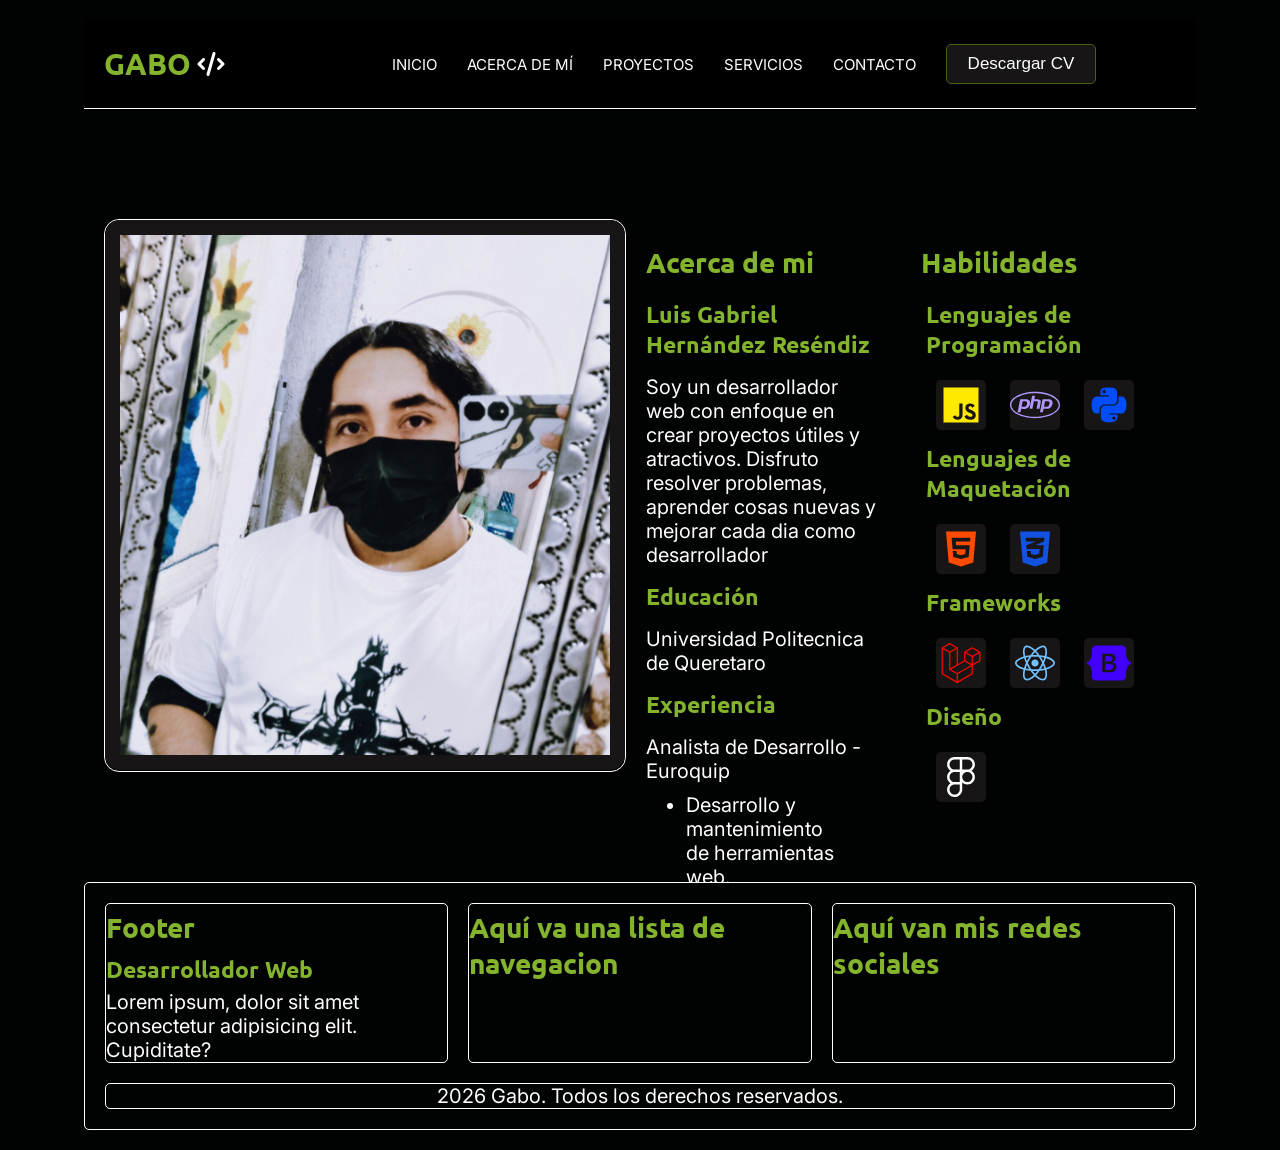
<file: portafolio_2/view/acerca-de-mi.html>
<!DOCTYPE html>
<html lang="en">

<head>
    <meta charset="UTF-8">
    <meta name="viewport" content="width=device-width, initial-scale=1.0">
    <link rel="stylesheet" href="../estilos.css">
    <title>Gabriel</title>
</head>

<body>
    <div class="contenedor">

        <header class="header">
            <div class="caja-titulo">
                <h2 class="titulo-navbar">gabo</h2>
                <svg class="logo" xmlns="http://www.w3.org/2000/svg"
                    viewBox="0 0 640 640"><!--!Font Awesome Free v7.3.1 by @fontawesome - https://fontawesome.com License - https://fontawesome.com/license/free Copyright 2026 Fonticons, Inc.-->
                    <path fill="rgb(255, 255, 255)"
                        d="M392.8 65.2C375.8 60.3 358.1 70.2 353.2 87.2L225.2 535.2C220.3 552.2 230.2 569.9 247.2 574.8C264.2 579.7 281.9 569.8 286.8 552.8L414.8 104.8C419.7 87.8 409.8 70.1 392.8 65.2zM457.4 201.3C444.9 213.8 444.9 234.1 457.4 246.6L530.8 320L457.4 393.4C444.9 405.9 444.9 426.2 457.4 438.7C469.9 451.2 490.2 451.2 502.7 438.7L598.7 342.7C611.2 330.2 611.2 309.9 598.7 297.4L502.7 201.4C490.2 188.9 469.9 188.9 457.4 201.4zM182.7 201.3C170.2 188.8 149.9 188.8 137.4 201.3L41.4 297.3C28.9 309.8 28.9 330.1 41.4 342.6L137.4 438.6C149.9 451.1 170.2 451.1 182.7 438.6C195.2 426.1 195.2 405.8 182.7 393.3L109.3 320L182.6 246.6C195.1 234.1 195.1 213.8 182.6 201.3z" />
                </svg>
            </div>

            <nav>
                <a href="../index.html">inicio</a>
                <a href="./acerca-de-mi.html">acerca de mí</a>
                <a href="./proyectos.html">proyectos</a>
                <a href="./servicios.html">servicios</a>
                <a href="./contacto.html">contacto</a>
                <a href="#"><button class="descargar-cv" type="button" href="#">Descargar CV</button></a>
            </nav>
        </header>

        <main class="main">

            <section class="acerca">
                <div class="acerca-imagen">
                    <img class="mi-foto" src="../img/yo.jpg" alt="">
                </div>
                <div class="acerca-de-mi">
                    <h2>Acerca de mi</h2>
                    <h3>Luis Gabriel Hernández Reséndiz</h3>
                    <p>
                        Soy un desarrollador web con enfoque en crear proyectos útiles y atractivos. Disfruto resolver
                        problemas, aprender cosas nuevas y mejorar cada dia como desarrollador
                    </p>
                    <h3>Educación</h3>
                    <p>Universidad Politecnica de Queretaro</p>
                    <h3>Experiencia</h3>
                    <p>Analista de Desarrollo - Euroquip</p>
                    <ul>
                        <li>Desarrollo y mantenimiento de herramientas web.</li>
                        <li>Soporte técnico a usuarios.</li>
                        <li>Gestión de información y reportes.</li>
                    </ul>
                </div>
                <div class="habilidades">
                    <h2>Habilidades</h2>
                    <div class="skills">
                        <h3>Lenguajes de Programación</h3>
                        <svg class="habilidad" xmlns="http://www.w3.org/2000/svg"
                            viewBox="0 0 640 640"><!--!Font Awesome Free v7.3.1 by @fontawesome - https://fontawesome.com License - https://fontawesome.com/license/free Copyright 2026 Fonticons, Inc.-->
                            <path fill="rgb(255, 233, 0)"
                                d="M96 96L96 544L544 544L544 96L96 96zM339.8 445.4C339.8 489 314.2 508.9 276.9 508.9C243.2 508.9 223.7 491.5 213.7 470.4L248 449.7C254.6 461.4 260.6 471.3 275.1 471.3C288.9 471.3 297.7 465.9 297.7 444.8L297.7 301.7L339.8 301.7L339.8 445.4zM439.4 508.9C400.3 508.9 375 490.3 362.7 465.9L397 446.1C406 460.8 417.8 471.7 438.5 471.7C455.9 471.7 467.1 463 467.1 450.9C467.1 436.5 455.7 431.4 436.4 422.9L425.9 418.4C395.5 405.5 375.4 389.2 375.4 354.9C375.4 323.3 399.5 299.3 437 299.3C463.8 299.3 483 308.6 496.8 333L464 354C456.8 341.1 449 336 436.9 336C424.6 336 416.8 343.8 416.8 354C416.8 366.6 424.6 371.7 442.7 379.6L453.2 384.1C489 399.4 509.1 415.1 509.1 450.3C509.1 488.1 479.3 508.9 439.4 508.9z" />
                        </svg>
                        <svg class="habilidad" xmlns="http://www.w3.org/2000/svg"
                            viewBox="0 0 640 640"><!--!Font Awesome Free v7.3.1 by @fontawesome - https://fontawesome.com License - https://fontawesome.com/license/free Copyright 2026 Fonticons, Inc.-->
                            <path fill="rgb(177, 151, 252)"
                                d="M320 168.5C491.4 168.5 623.2 240.7 623.2 320C623.2 399.3 491.3 471.5 320 471.5C148.6 471.5 16.8 399.3 16.8 320C16.8 240.7 148.7 168.5 320 168.5zM320 151.7C143.3 151.7 0 227 0 320C0 413 143.3 488.3 320 488.3C496.7 488.3 640 413 640 320C640 227 496.7 151.7 320 151.7zM218.2 306.5C210.3 347 182.4 342.8 148.1 342.8L161.8 272.2C199.8 272.2 225.6 268.1 218.2 306.5zM97.4 414.3L134.1 414.3L142.8 369.5C183.9 369.5 209.4 372.5 233 350.4C259.1 326.4 265.9 283.7 247.3 262.3C237.6 251.1 222 245.6 200.8 245.6L130.1 245.6L97.4 414.3zM283.1 200.7L319.6 200.7L310.9 245.5C342.4 245.5 371.6 243.2 385.7 256.2C400.5 269.8 393.4 287.2 377.4 369.3L340.4 369.3C355.8 289.9 358.7 283.3 353.1 277.3C347.7 271.5 335.4 272.7 305.7 272.7L286.9 369.3L250.4 369.3L283.1 200.7zM505 306.5C497 347.6 468.3 342.8 434.9 342.8L448.6 272.2C486.8 272.2 512.4 268.1 505 306.5zM384.2 414.3L421 414.3L429.7 369.5C472.9 369.5 496.8 372 519.9 350.4C546 326.4 552.8 283.7 534.2 262.3C524.5 251.1 508.9 245.6 487.7 245.6L417 245.6L384.2 414.3z" />
                        </svg>
                        <svg class="habilidad" xmlns="http://www.w3.org/2000/svg"
                            viewBox="0 0 640 640"><!--!Font Awesome Free v7.3.1 by @fontawesome - https://fontawesome.com License - https://fontawesome.com/license/free Copyright 2026 Fonticons, Inc.-->
                            <path fill="rgb(0, 77, 255)"
                                d="M535.8 264.5C528.1 233.6 513.5 210.3 482.4 210.3L442.3 210.3L442.3 257.7C442.3 294.5 411.1 325.5 375.5 325.5L268.7 325.5C239.5 325.5 215.3 350.5 215.3 379.8L215.3 481.6C215.3 510.6 240.5 527.6 268.7 535.9C302.5 545.8 335 547.6 375.5 535.9C402.4 528.1 428.9 512.4 428.9 481.6L428.9 440.9L322.2 440.9L322.2 427.3L482.4 427.3C513.5 427.3 525 405.6 535.8 373.1C547 339.6 546.5 307.4 535.8 264.5zM382.2 508.7C374.6 509.2 367.3 505.5 363.3 499C359.4 492.4 359.4 484.3 363.3 477.7C367.3 471.2 374.6 467.5 382.2 468C389.8 467.5 397.1 471.2 401.1 477.7C405 484.3 405 492.4 401.1 499C397.1 505.5 389.8 509.2 382.2 508.7zM263.8 312.1L370.6 312.1C400.3 312.1 424 287.6 424 257.8L424 155.9C424 126.9 399.6 105.2 370.6 100.3C334.8 94.4 295.9 94.7 263.8 100.4C218.6 108.4 210.4 125.1 210.4 156L210.4 196.7L317.3 196.7L317.3 210.3L170.3 210.3C139.2 210.3 112 229 103.5 264.5C93.7 305.2 93.3 330.6 103.5 373.1C111.1 404.7 129.2 427.3 160.3 427.3L197 427.3L197 378.5C197 343.2 227.5 312.1 263.8 312.1zM257.2 128.7C268.5 128.7 277.6 137.8 277.6 149.1C277.6 160.4 268.5 169.5 257.2 169.5C245.9 169.5 236.8 160.4 236.8 149.1C236.8 137.8 245.9 128.7 257.2 128.7z" />
                        </svg>
                        <h3>Lenguajes de Maquetación</h3>
                        <svg class="habilidad" xmlns="http://www.w3.org/2000/svg"
                            viewBox="0 0 640 640"><!--!Font Awesome Free v7.3.1 by @fontawesome - https://fontawesome.com License - https://fontawesome.com/license/free Copyright 2026 Fonticons, Inc.-->
                            <path fill="rgb(255, 75, 0)"
                                d="M128 96L162.9 491.8L319.5 544L477.1 491.8L512 96L128 96zM436.2 223.9L252.4 223.9L256.5 273.3L432.1 273.3L418.5 421.7L320.6 448.7L320.6 449L319.5 449L220.8 421.7L214.8 345.9L262.5 345.9L266 384L319.5 398.5L373.2 384L379.2 321.8L212.3 321.8L199.5 176.2L440.6 176.2L436.2 223.9z" />
                        </svg>
                        <svg class="habilidad" xmlns="http://www.w3.org/2000/svg"
                            viewBox="0 0 640 640"><!--!Font Awesome Free v7.3.1 by @fontawesome - https://fontawesome.com License - https://fontawesome.com/license/free Copyright 2026 Fonticons, Inc.-->
                            <path fill="rgb(19, 82, 225)"
                                d="M128 96L162.9 491.8L320 544L477.1 491.8L512 96L128 96zM441.1 176L436.3 223.3L321 272.6L320.7 272.7L432.2 272.7L419.4 419.3L321.2 448L222.4 418.8L216 344.9L264.9 344.9L268.1 383.2L320.7 396.5L375.4 381.1L379.1 319.5L212.8 319L212.8 318.9L212.6 319L209 272.7L321.1 226L327.6 223.3L204.7 223.3L198.9 176L441.1 176z" />
                        </svg>
                        <h3>Frameworks</h3>
                        <svg class="habilidad" xmlns="http://www.w3.org/2000/svg"
                            viewBox="0 0 640 640"><!--!Font Awesome Free v7.3.1 by @fontawesome - https://fontawesome.com License - https://fontawesome.com/license/free Copyright 2026 Fonticons, Inc.-->
                            <path fill="rgb(255, 0, 0)"
                                d="M568.6 179.8C568.5 179.6 568.4 179.3 568.3 179.1C568.2 178.7 568 178.3 567.8 177.9C567.6 177.7 567.5 177.4 567.3 177.2C567.1 176.9 566.8 176.6 566.6 176.3C566.4 176.1 566.1 175.9 565.8 175.7C565.5 175.5 565.2 175.2 564.9 175L468.6 119.5C467.4 118.8 466 118.4 464.6 118.4C463.2 118.4 461.8 118.8 460.6 119.5L364.3 175C364 175.2 363.7 175.4 363.4 175.7C363.1 175.9 362.9 176.1 362.6 176.3C362.3 176.6 362.1 176.9 361.9 177.2C361.7 177.4 361.5 177.6 361.4 177.9C361.2 178.3 361 178.7 360.9 179.1C360.8 179.3 360.7 179.5 360.6 179.8C360.4 180.5 360.3 181.2 360.3 181.9L360.3 287.1L280.1 333.3L280.1 127.4C280.1 126.7 280 126 279.8 125.3C279.7 125.1 279.6 124.9 279.5 124.6C279.4 124.2 279.2 123.8 279 123.4C278.9 123.1 278.6 122.9 278.5 122.7C278.3 122.4 278 122.1 277.8 121.8C277.6 121.6 277.3 121.4 277 121.2C276.7 121 276.4 120.7 276.1 120.5L179.8 65.1C178.6 64.4 177.2 64 175.8 64C174.4 64 173 64.4 171.8 65.1L75.5 120.5C75.2 120.7 74.9 120.9 74.6 121.2C74.3 121.4 74.1 121.6 73.8 121.8C73.5 122.1 73.3 122.4 73.1 122.7C72.9 123 72.7 123.2 72.5 123.4C72.3 123.8 72.1 124.2 72 124.6C71.9 124.8 71.8 125 71.7 125.3C71.5 126 71.4 126.7 71.4 127.4L71.4 457.1C71.4 458.5 71.8 459.9 72.5 461.1C73.2 462.3 74.2 463.3 75.4 464L268 574.9C268.4 575.1 268.9 575.3 269.3 575.4C269.5 575.5 269.7 575.6 269.9 575.7C271.2 576.1 272.7 576.1 274 575.7C274.2 575.6 274.4 575.5 274.6 575.5C275.1 575.3 275.6 575.2 276 574.9L468.6 464.1C469.8 463.4 470.8 462.4 471.5 461.2C472.2 460 472.6 458.6 472.6 457.2L472.6 351.9L564.8 298.8C566 298.1 567 297.1 567.7 295.8C568.4 294.5 568.8 293.2 568.8 291.8L568.8 182C568.8 181.3 568.7 180.6 568.6 179.9zM175.8 81.3L256 127.4L175.8 173.6L95.6 127.4L175.8 81.2zM264 141.3L264 342.6C230.8 361.7 204.1 377.1 183.8 388.8L183.8 187.5C217 168.4 243.7 153 264 141.3zM264 554.1L87.5 452.5L87.5 141.3C107.8 153 134.6 168.4 167.7 187.5L167.7 402.7C167.7 403 167.8 403.3 167.8 403.6C167.8 404 167.9 404.4 168 404.8C168.1 405.1 168.2 405.4 168.4 405.7C168.5 406 168.7 406.4 168.8 406.7C169 407 169.2 407.2 169.4 407.5C169.6 407.8 169.8 408.1 170.1 408.3C170.3 408.5 170.6 408.7 170.9 408.9C171.2 409.1 171.5 409.4 171.8 409.6L264 461.8L264.1 554.2zM272 447.9L192 402.6C246.7 371.1 305.5 337.3 368.3 301.1L448.4 347.2C419 364 360.2 397.5 272 447.9zM456.5 452.5L280 554.1L280 461.8C381.4 404 440.2 370.4 456.5 361L456.5 452.4zM456.5 333.4C436.2 321.8 409.4 306.4 376.3 287.3L376.3 195.9C396.6 207.6 423.4 223 456.5 242.1L456.5 333.4zM464.5 228.1L384.3 181.9L464.5 135.7L544.7 181.8L464.5 228zM472.5 333.4L472.5 242.1C505.7 223 532.5 207.6 552.8 195.9L552.8 287.3L472.5 333.5z" />
                        </svg>
                        <svg class="habilidad" xmlns="http://www.w3.org/2000/svg"
                            viewBox="0 0 640 640"><!--!Font Awesome Free v7.3.1 by @fontawesome - https://fontawesome.com License - https://fontawesome.com/license/free Copyright 2026 Fonticons, Inc.-->
                            <path fill="rgb(116, 192, 252)"
                                d="M482.2 241.2C476.8 239.4 471.4 237.7 466 236.1C466.9 232.4 467.7 228.7 468.5 225C480.8 165.4 472.7 117.5 445.4 101.7C419.1 86.6 376.2 102.3 332.8 140.1C328.5 143.8 324.3 147.7 320.3 151.6C317.6 149 314.8 146.4 312 143.9C266.5 103.5 220.9 86.5 193.6 102.4C167.4 117.6 159.6 162.7 170.6 219.1C171.7 224.7 172.9 230.2 174.3 235.8C167.9 237.6 161.6 239.6 155.7 241.7C102.3 260.2 64 289.4 64 319.6C64 350.8 104.8 382.1 160.3 401.1C164.8 402.6 169.3 404.1 173.9 405.4C172.4 411.4 171.1 417.3 169.9 423.4C159.4 478.9 167.6 522.9 193.8 538C220.8 553.6 266.2 537.6 310.4 498.9C313.9 495.8 317.4 492.6 320.9 489.2C325.3 493.5 329.9 497.6 334.5 501.6C377.3 538.4 419.6 553.3 445.7 538.2C472.7 522.6 481.5 475.3 470.1 417.7C469.2 413.3 468.2 408.8 467.1 404.2C470.3 403.3 473.4 402.3 476.5 401.3C534.2 382.2 576 351.3 576 319.6C576 289.3 536.6 259.9 482.2 241.2zM346.9 156.3C384.1 123.9 418.8 111.2 434.6 120.3C451.5 130 458 169.2 447.4 220.7C446.7 224.1 446 227.4 445.1 230.7C422.9 225.7 400.4 222.1 377.8 220.1C364.8 201.5 350.6 183.7 335.2 167C339.1 163.3 342.9 159.8 346.9 156.3zM231.2 371.5C236.3 380.2 241.5 388.9 247 397.4C231.4 395.7 215.9 393.2 200.6 389.9C205 375.5 210.5 360.6 216.9 345.4C221.5 354.2 226.2 362.9 231.2 371.5zM200.9 251.2C215.3 248 230.6 245.4 246.5 243.4C241.2 251.7 236 260.2 231.1 268.8C226.2 277.3 221.4 286 216.9 294.8C210.6 279.9 205.3 265.3 200.9 251.2zM228.3 320.1C234.9 306.3 242.1 292.8 249.7 279.5C257.3 266.2 265.5 253.3 274.1 240.6C289.1 239.5 304.4 238.9 320 238.9C335.6 238.9 351 239.5 365.9 240.6C374.4 253.2 382.5 266.1 390.2 279.3C397.9 292.5 405.1 306 411.9 319.7C405.2 333.5 398 347.1 390.3 360.5C382.7 373.8 374.6 386.7 366.1 399.5C351.2 400.6 335.7 401.1 320 401.1C304.3 401.1 289.1 400.6 274.4 399.7C265.7 387 257.5 374 249.8 360.7C242.1 347.4 235 333.9 228.3 320.1zM408.9 371.3C414 362.5 418.8 353.6 423.5 344.6C429.9 359.1 435.5 373.8 440.4 388.9C424.9 392.4 409.2 395.1 393.4 396.9C398.8 388.5 403.9 379.9 408.9 371.3zM423.3 294.8C418.6 286 413.8 277.2 408.8 268.6C403.9 260.1 398.8 251.7 393.5 243.4C409.6 245.4 425 248.1 439.4 251.4C434.8 266.2 429.4 280.6 423.3 294.8zM320.2 182.3C330.7 193.7 340.6 205.7 349.8 218.1C330 217.2 310.1 217.2 290.3 218.1C300.1 205.2 310.2 193.2 320.2 182.3zM204.2 121C221 111.2 258.3 125.2 297.6 160C300.1 162.2 302.6 164.6 305.2 167C289.7 183.7 275.4 201.5 262.3 220.1C239.7 222.1 217.3 225.6 195.1 230.5C193.8 225.4 192.7 220.2 191.6 215C182.2 166.6 188.4 130.1 204.2 121zM179.7 384.6C175.5 383.4 171.4 382.1 167.3 380.7C146 374 121.8 363.4 104.3 349.5C94.2 342.5 87.4 331.7 85.5 319.6C85.5 301.3 117.1 277.9 162.7 262C168.4 260 174.2 258.2 180 256.5C186.8 278.2 195 299.5 204.5 320.1C194.9 341 186.6 362.6 179.7 384.6zM296.3 482.6C279.8 497.7 260.7 509.7 239.9 517.9C228.8 523.2 216 523.7 204.6 519.2C188.7 510 182.1 474.7 191.1 427.2C192.2 421.6 193.4 416 194.8 410.5C217.2 415.3 239.8 418.6 262.7 420.3C275.9 439 290.4 456.9 305.9 473.7C302.7 476.8 299.5 479.8 296.3 482.6zM320.8 458.3C310.6 447.3 300.4 435.1 290.5 422C300.1 422.4 310 422.6 320 422.6C330.3 422.6 340.4 422.4 350.4 421.9C341.2 434.6 331.3 446.7 320.8 458.3zM451.5 488.3C450.6 500.5 444.6 511.9 435 519.6C419.1 528.8 385.2 516.8 348.6 485.4C344.4 481.8 340.2 477.9 335.9 473.9C351.2 457 365.3 439.1 378.1 420.3C401 418.4 423.8 414.9 446.3 409.8C447.3 413.9 448.2 418 449 422C453.9 443.6 454.7 466.1 451.5 488.3zM469.7 380.8C466.9 381.7 464.1 382.6 461.2 383.4C454.2 361.6 445.6 340.3 435.7 319.6C445.3 299.2 453.4 278.2 460.2 256.7C465.4 258.2 470.4 259.8 475.2 261.4C521.8 277.4 554.5 301.2 554.5 319.4C554.5 339 519.6 364.3 469.7 380.8zM320 365.8C345.3 365.8 365.8 345.3 365.8 320C365.8 294.7 345.3 274.2 320 274.2C294.7 274.2 274.2 294.7 274.2 320C274.2 345.3 294.7 365.8 320 365.8z" />
                        </svg>
                        <svg class="habilidad" xmlns="http://www.w3.org/2000/svg"
                            viewBox="0 0 640 640"><!--!Font Awesome Free v7.3.1 by @fontawesome - https://fontawesome.com License - https://fontawesome.com/license/free Copyright 2026 Fonticons, Inc.-->
                            <path fill="rgb(66, 0, 255)"
                                d="M365.5 265.4C365.5 243.3 349.9 231.1 322.5 231.1L272.1 231.1L272.1 302.3L314.6 302.3C347.4 302.2 365.5 289 365.5 265.4zM549 252.6C539.5 221.7 538.1 183.8 539.2 154.5C540.3 124 516.5 96 484.5 96L155.7 96C123.6 96 99.9 124.1 101 154.5C102 183.8 100.7 221.7 91.2 252.6C81.6 283.6 65.5 303.2 39 305.7L39 334.2C65.4 336.7 81.6 356.3 91.2 387.3C100.7 418.2 102.1 456.1 101 485.4C99.9 515.9 123.7 543.9 155.7 543.9L484.4 543.9C516.5 543.9 540.2 515.8 539.1 485.4C538.1 456.1 539.4 418.2 548.9 387.3C558.5 356.3 574.6 336.7 601 334.2L601 305.7C574.7 303.2 558.5 283.6 549 252.6zM332.2 439.1L234.3 439.1L234.3 200.8L331.7 200.8C375 200.8 403.4 224.2 403.4 260.2C403.4 285.5 384.3 308.1 359.9 312L359.9 313.3C393.1 316.9 415.4 339.9 415.4 371.6C415.4 413.7 384.1 439.1 332.2 439.1zM322.2 330.4L272.1 330.4L272.1 408.8L324.4 408.8C358.6 408.8 376.7 395.1 376.7 369.3C376.7 343.6 358.1 330.4 322.2 330.4z" />
                        </svg>
                        <h3>Diseño</h3>
                        <svg class="habilidad" xmlns="http://www.w3.org/2000/svg"
                            viewBox="0 0 640 640"><!--!Font Awesome Free v7.3.1 by @fontawesome - https://fontawesome.com License - https://fontawesome.com/license/free Copyright 2026 Fonticons, Inc.-->
                            <path fill="rgb(255, 255, 255)"
                                d="M142 159.8C142 106.9 184.9 64 237.8 64L402.2 64C455.1 64 498 106.9 498 159.8C498 193.3 480.8 222.8 454.8 239.9C480.8 257 498 286.5 498 320C498 372.9 455.1 415.8 402.2 415.8L400.1 415.8C375.3 415.8 352.7 406.4 335.7 390.9L335.7 479.2C335.7 532.8 291.7 576 238.3 576C185.5 576 142 533.2 142 480.2C142 446.7 159.2 417.2 185.2 400.1C159.2 383 142 353.5 142 320C142 286.5 159.2 257 185.2 239.9C159.2 222.8 142 193.3 142 159.8zM304.3 255.6L237.8 255.6C202.2 255.6 173.4 284.4 173.4 320C173.4 355.4 202 384.2 237.4 384.4L304.3 384.4L304.3 255.6zM335.7 320C335.7 355.6 364.5 384.4 400.1 384.4L402.2 384.4C437.8 384.4 466.6 355.6 466.6 320C466.6 284.4 437.8 255.6 402.2 255.6L400.1 255.6C364.5 255.6 335.7 284.4 335.7 320zM237.8 415.8L237.4 415.8C202 416 173.4 444.8 173.4 480.2C173.4 515.6 202.6 544.6 238.3 544.6C274.6 544.6 304.3 515.2 304.3 479.1L304.3 415.7L237.8 415.7zM237.8 95.4C202.2 95.4 173.4 124.2 173.4 159.8C173.4 195.4 202.2 224.2 237.8 224.2L304.3 224.2L304.3 95.4L237.8 95.4zM335.7 224.2L402.2 224.2C437.8 224.2 466.6 195.4 466.6 159.8C466.6 124.2 437.8 95.4 402.2 95.4L335.7 95.4L335.7 224.2z" />
                        </svg>
                    </div>
                </div>
            </section>

        </main>

        <footer class="footer">
            <div class="footer-introduccion">
                <h2>Footer</h2>
                <h3>Desarrollador Web</h3>
                <p>
                    Lorem ipsum, dolor sit amet consectetur adipisicing elit. Cupiditate?
                </p>
            </div>

            <div class="footer-navegacion">
                <h2>Aquí va una lista de navegacion</h2>
            </div>

            <div class="foooter-redes-sociales">
                <h2>Aquí van mis redes sociales</h2>
            </div>

            <div class="derechos-autor">
                <p>2026 Gabo. Todos los derechos reservados.</p>
            </div>
        </footer>

    </div>
</body>

</html>
</file>
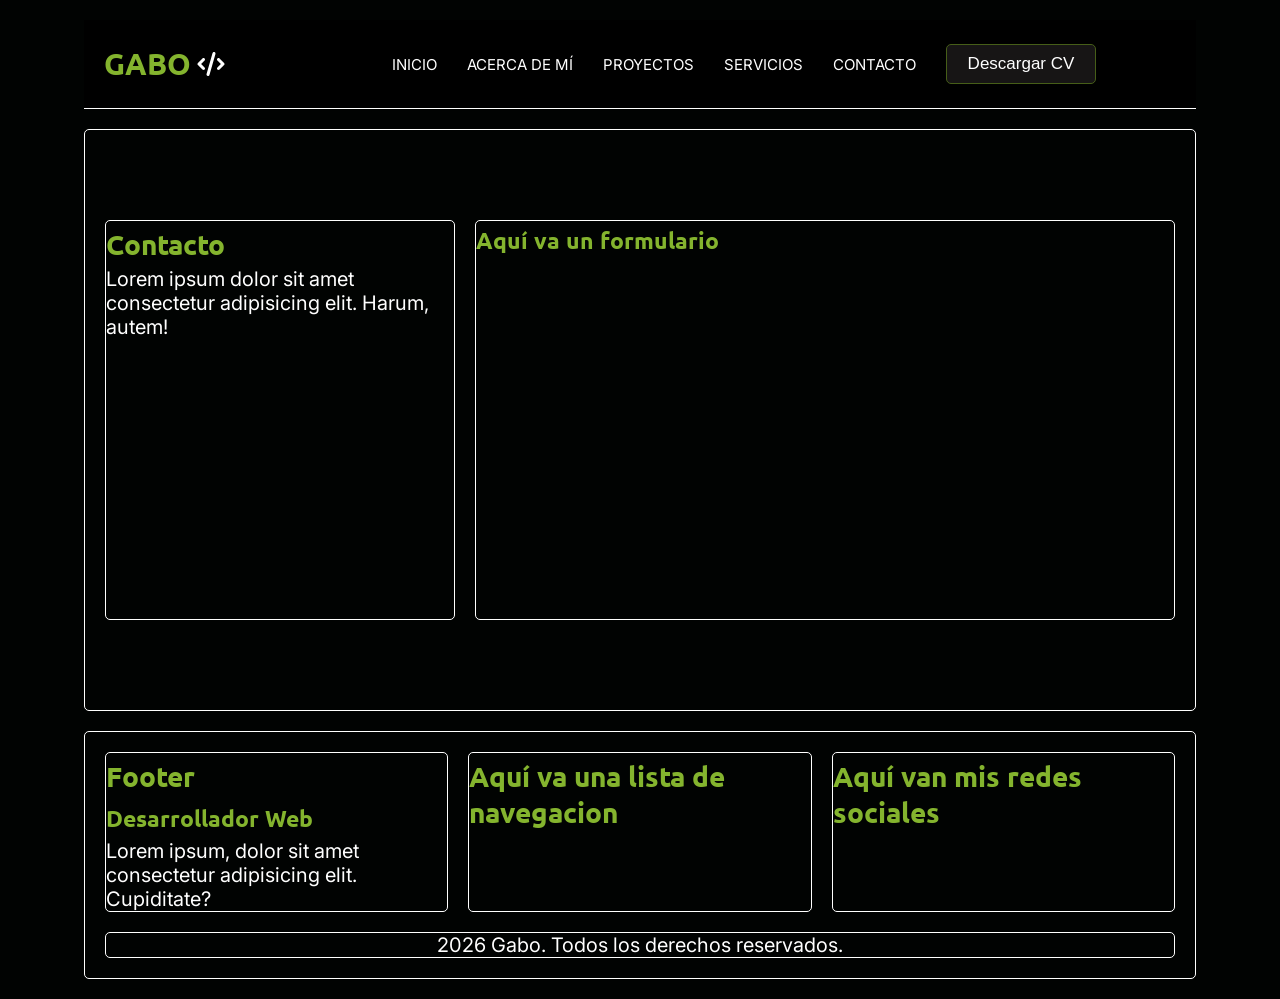
<file: portafolio_2/view/contacto.html>
<!DOCTYPE html>
<html lang="en">

<head>
    <meta charset="UTF-8">
    <meta name="viewport" content="width=device-width, initial-scale=1.0">
    <link rel="stylesheet" href="../estilos.css">
    <title>Gabriel</title>
</head>

<body>
    <div class="contenedor">

        <header class="header">
            <div class="caja-titulo">
                <h2 class="titulo-navbar">gabo</h2>
                <svg class="logo" xmlns="http://www.w3.org/2000/svg"
                    viewBox="0 0 640 640"><!--!Font Awesome Free v7.3.1 by @fontawesome - https://fontawesome.com License - https://fontawesome.com/license/free Copyright 2026 Fonticons, Inc.-->
                    <path fill="rgb(255, 255, 255)"
                        d="M392.8 65.2C375.8 60.3 358.1 70.2 353.2 87.2L225.2 535.2C220.3 552.2 230.2 569.9 247.2 574.8C264.2 579.7 281.9 569.8 286.8 552.8L414.8 104.8C419.7 87.8 409.8 70.1 392.8 65.2zM457.4 201.3C444.9 213.8 444.9 234.1 457.4 246.6L530.8 320L457.4 393.4C444.9 405.9 444.9 426.2 457.4 438.7C469.9 451.2 490.2 451.2 502.7 438.7L598.7 342.7C611.2 330.2 611.2 309.9 598.7 297.4L502.7 201.4C490.2 188.9 469.9 188.9 457.4 201.4zM182.7 201.3C170.2 188.8 149.9 188.8 137.4 201.3L41.4 297.3C28.9 309.8 28.9 330.1 41.4 342.6L137.4 438.6C149.9 451.1 170.2 451.1 182.7 438.6C195.2 426.1 195.2 405.8 182.7 393.3L109.3 320L182.6 246.6C195.1 234.1 195.1 213.8 182.6 201.3z" />
                </svg>
            </div>

            <nav>
                <a href="../index.html">inicio</a>
                <a href="./acerca-de-mi.html">acerca de mí</a>
                <a href="./proyectos.html">proyectos</a>
                <a href="./servicios.html">servicios</a>
                <a href="./contacto.html">contacto</a>
                <a href="#"><button class="descargar-cv" type="button" href="#">Descargar CV</button></a>
            </nav>
        </header>

        <main class="main">

            <section class="contactos">
                <div class="contacto-introduccion">
                    <h2>Contacto</h2>
                    <p>
                        Lorem ipsum dolor sit amet consectetur adipisicing elit. Harum, autem!
                    </p>
                </div>

                <div class="caja-formulario">
                    <h3>Aquí va un formulario</h3>
                </div>
            </section>

        </main>

        <footer class="footer">
            <div class="footer-introduccion">
                <h2>Footer</h2>
                <h3>Desarrollador Web</h3>
                <p>
                    Lorem ipsum, dolor sit amet consectetur adipisicing elit. Cupiditate?
                </p>
            </div>

            <div class="footer-navegacion">
                <h2>Aquí va una lista de navegacion</h2>
            </div>

            <div class="foooter-redes-sociales">
                <h2>Aquí van mis redes sociales</h2>
            </div>

            <div class="derechos-autor">
                <p>2026 Gabo. Todos los derechos reservados.</p>
            </div>
        </footer>

    </div>
</body>

</html>
</file>
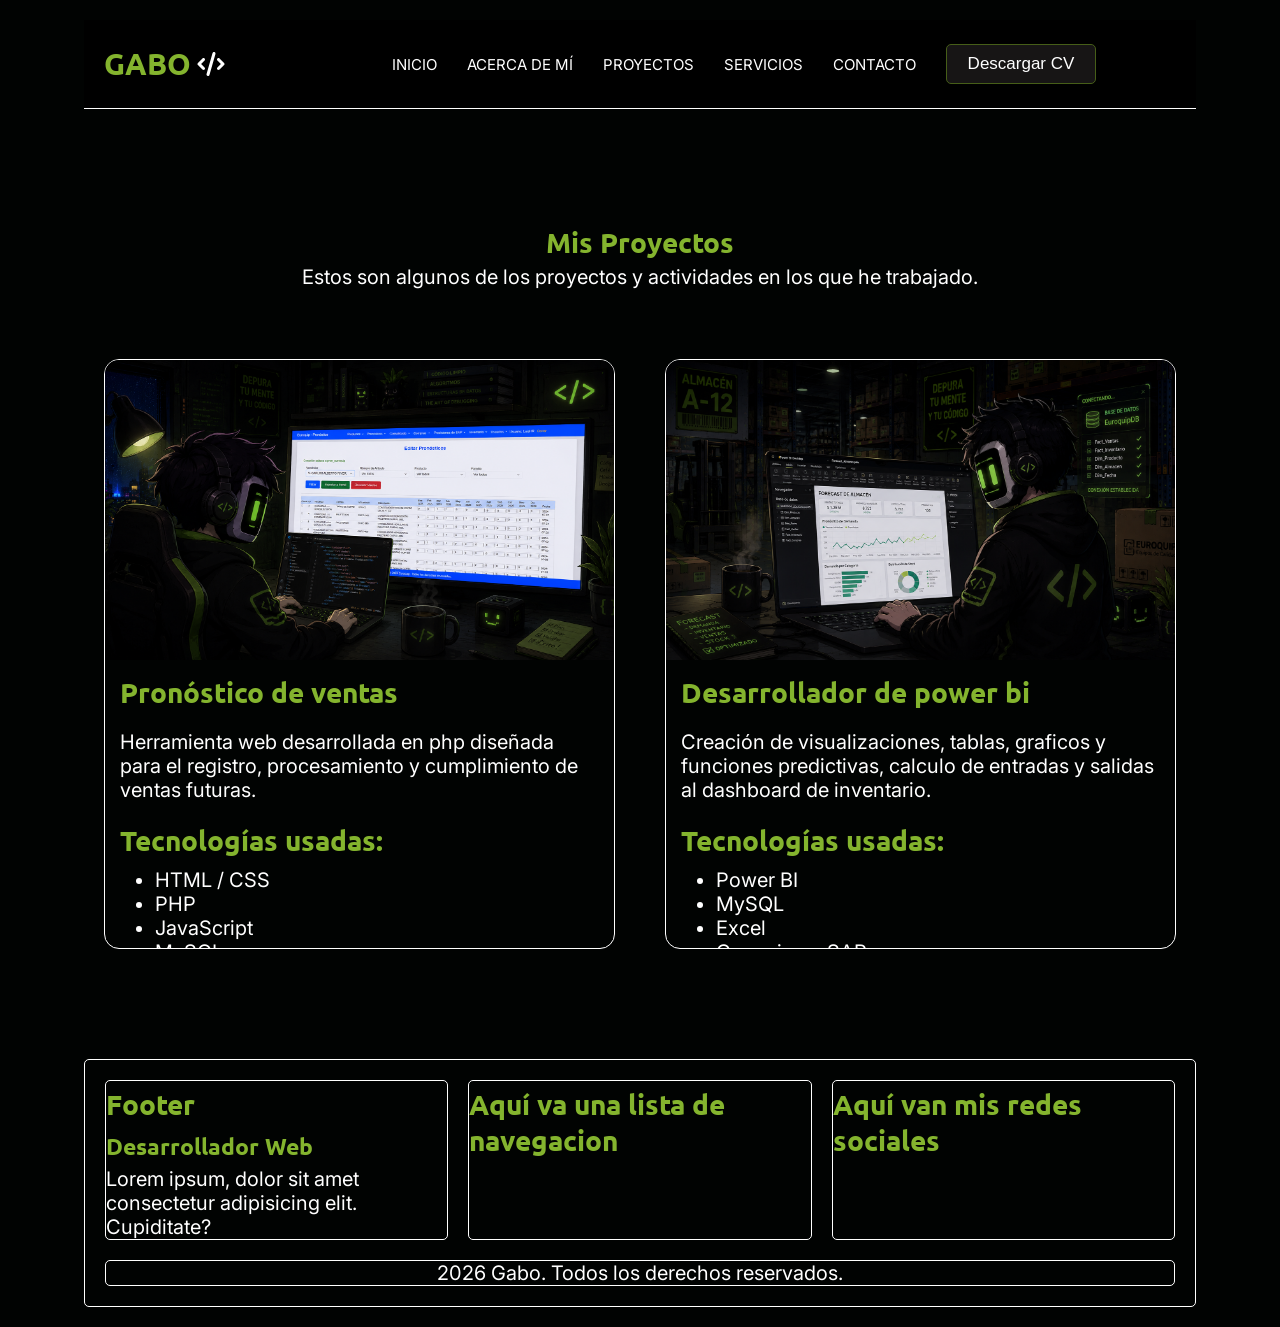
<file: portafolio_2/view/proyectos.html>
<!DOCTYPE html>
<html lang="en">

<head>
    <meta charset="UTF-8">
    <meta name="viewport" content="width=device-width, initial-scale=1.0">
    <link rel="stylesheet" href="../estilos.css">
    <title>Gabriel</title>
</head>

<body>
    <div class="contenedor">

        <header class="header">
            <div class="caja-titulo">
                <h2 class="titulo-navbar">gabo</h2>
                <svg class="logo" xmlns="http://www.w3.org/2000/svg"
                    viewBox="0 0 640 640"><!--!Font Awesome Free v7.3.1 by @fontawesome - https://fontawesome.com License - https://fontawesome.com/license/free Copyright 2026 Fonticons, Inc.-->
                    <path fill="rgb(255, 255, 255)"
                        d="M392.8 65.2C375.8 60.3 358.1 70.2 353.2 87.2L225.2 535.2C220.3 552.2 230.2 569.9 247.2 574.8C264.2 579.7 281.9 569.8 286.8 552.8L414.8 104.8C419.7 87.8 409.8 70.1 392.8 65.2zM457.4 201.3C444.9 213.8 444.9 234.1 457.4 246.6L530.8 320L457.4 393.4C444.9 405.9 444.9 426.2 457.4 438.7C469.9 451.2 490.2 451.2 502.7 438.7L598.7 342.7C611.2 330.2 611.2 309.9 598.7 297.4L502.7 201.4C490.2 188.9 469.9 188.9 457.4 201.4zM182.7 201.3C170.2 188.8 149.9 188.8 137.4 201.3L41.4 297.3C28.9 309.8 28.9 330.1 41.4 342.6L137.4 438.6C149.9 451.1 170.2 451.1 182.7 438.6C195.2 426.1 195.2 405.8 182.7 393.3L109.3 320L182.6 246.6C195.1 234.1 195.1 213.8 182.6 201.3z" />
                </svg>
            </div>

            <nav>
                <a href="../index.html">inicio</a>
                <a href="./acerca-de-mi.html">acerca de mí</a>
                <a href="./proyectos.html">proyectos</a>
                <a href="./servicios.html">servicios</a>
                <a href="./contacto.html">contacto</a>
                <a href="#"><button class="descargar-cv" type="button" href="#">Descargar CV</button></a>
            </nav>
        </header>

        <main class="main">

            <section class="proyectos">
                <div class="proyectos-introduccion">
                    <h2>Mis Proyectos</h2>
                    <p>
                        Estos son algunos de los proyectos y actividades en los que he trabajado.
                    </p>
                </div>
                <div class="proyecto">
                    <img src="../img/pronosticos.png" alt="">
                    <h2>Pronóstico de ventas</h2>
                    <p>
                        Herramienta web desarrollada en php diseñada para el registro, procesamiento y cumplimiento de ventas futuras.
                    </p>
                    <h2>Tecnologías usadas:</h2>
                    <ul>
                        <li>HTML / CSS</li>
                        <li>PHP</li>
                        <li>JavaScript</li>
                        <li>MySQL</li>
                    </ul>
                    <!-- <button>Mostrar</button> -->
                </div>
                <div class="proyecto">
                    <img src="../img/forecast.png" alt="">
                    <h2>Desarrollador de power bi</h2>
                    <p>
                        Creación de visualizaciones, tablas, graficos y funciones predictivas, calculo de entradas y salidas al dashboard de inventario.
                    </p>
                    <h2>Tecnologías usadas:</h2>
                    <ul>
                        <li>Power BI</li>
                        <li>MySQL</li>
                        <li>Excel</li>
                        <li>Conexion a SAP</li>
                    </ul>
                </div>
                <!--
                <div class="proyecto">
                    <img src="./img/soporte.png" alt="">
                    <h2>Auxiliar de sistemas</h2>
                    <p>
                        Solución de problemas básicos y realización de tareas técnicas, tickets e incidencias N1.
                    </p>
                </div>
                -->
            </section>

        </main>

        <footer class="footer">
            <div class="footer-introduccion">
                <h2>Footer</h2>
                <h3>Desarrollador Web</h3>
                <p>
                    Lorem ipsum, dolor sit amet consectetur adipisicing elit. Cupiditate?
                </p>
            </div>

            <div class="footer-navegacion">
                <h2>Aquí va una lista de navegacion</h2>
            </div>

            <div class="foooter-redes-sociales">
                <h2>Aquí van mis redes sociales</h2>
            </div>

            <div class="derechos-autor">
                <p>2026 Gabo. Todos los derechos reservados.</p>
            </div>
        </footer>

    </div>
</body>

</html>
</file>
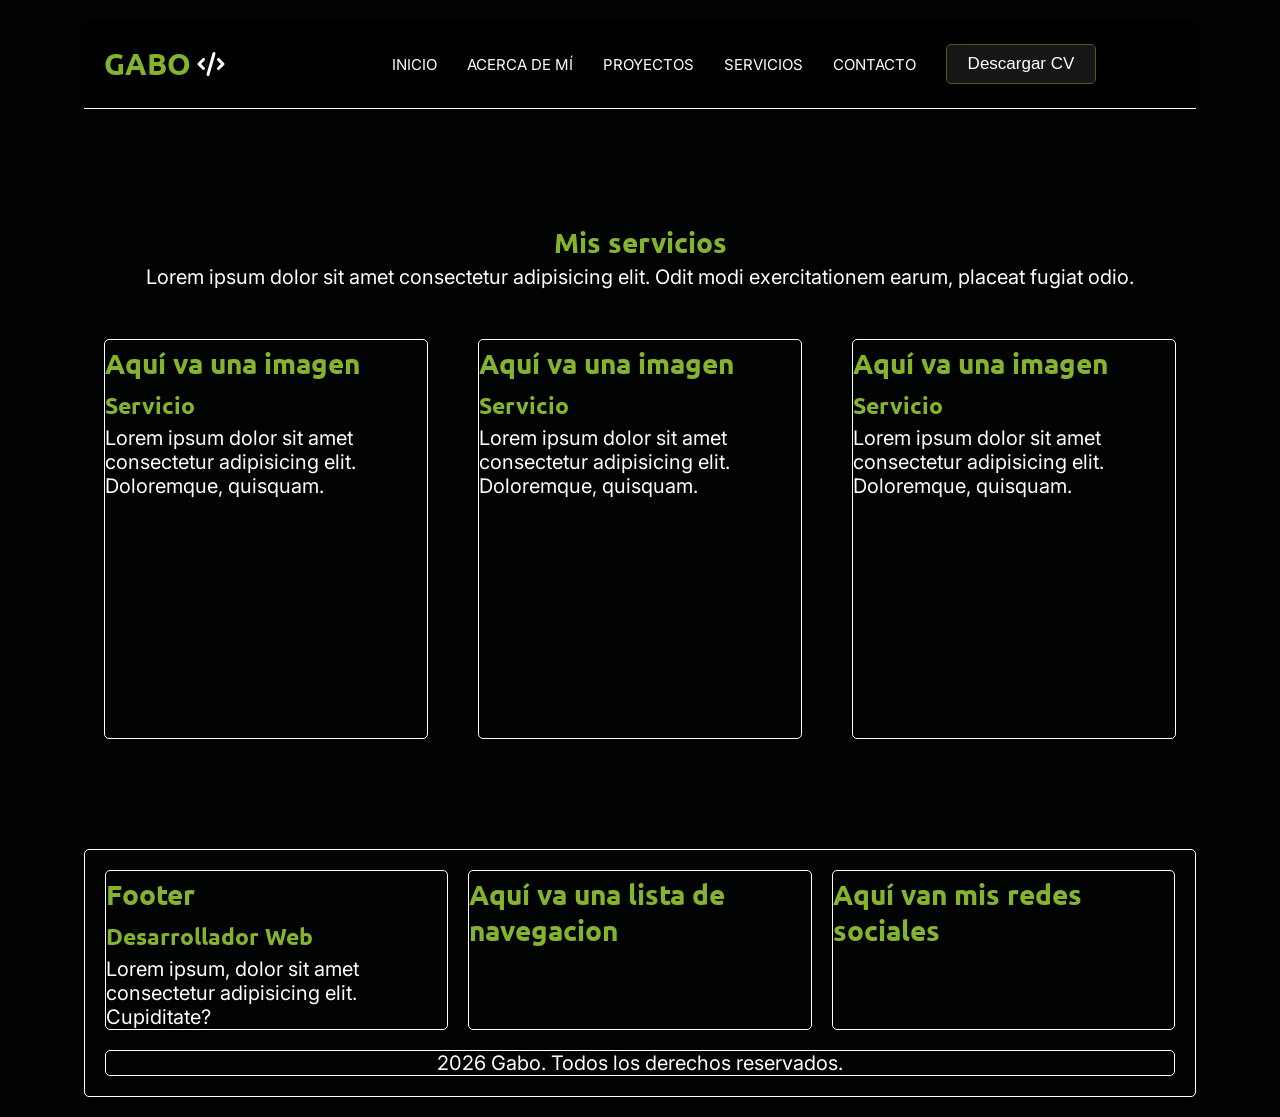
<file: portafolio_2/view/servicios.html>
<!DOCTYPE html>
<html lang="en">

<head>
    <meta charset="UTF-8">
    <meta name="viewport" content="width=device-width, initial-scale=1.0">
    <link rel="stylesheet" href="../estilos.css">
    <title>Gabriel</title>
</head>

<body>
    <div class="contenedor">

        <header class="header">
            <div class="caja-titulo">
                <h2 class="titulo-navbar">gabo</h2>
                <svg class="logo" xmlns="http://www.w3.org/2000/svg"
                    viewBox="0 0 640 640"><!--!Font Awesome Free v7.3.1 by @fontawesome - https://fontawesome.com License - https://fontawesome.com/license/free Copyright 2026 Fonticons, Inc.-->
                    <path fill="rgb(255, 255, 255)"
                        d="M392.8 65.2C375.8 60.3 358.1 70.2 353.2 87.2L225.2 535.2C220.3 552.2 230.2 569.9 247.2 574.8C264.2 579.7 281.9 569.8 286.8 552.8L414.8 104.8C419.7 87.8 409.8 70.1 392.8 65.2zM457.4 201.3C444.9 213.8 444.9 234.1 457.4 246.6L530.8 320L457.4 393.4C444.9 405.9 444.9 426.2 457.4 438.7C469.9 451.2 490.2 451.2 502.7 438.7L598.7 342.7C611.2 330.2 611.2 309.9 598.7 297.4L502.7 201.4C490.2 188.9 469.9 188.9 457.4 201.4zM182.7 201.3C170.2 188.8 149.9 188.8 137.4 201.3L41.4 297.3C28.9 309.8 28.9 330.1 41.4 342.6L137.4 438.6C149.9 451.1 170.2 451.1 182.7 438.6C195.2 426.1 195.2 405.8 182.7 393.3L109.3 320L182.6 246.6C195.1 234.1 195.1 213.8 182.6 201.3z" />
                </svg>
            </div>

            <nav>
                <a href="../index.html">inicio</a>
                <a href="./acerca-de-mi.html">acerca de mí</a>
                <a href="./proyectos.html">proyectos</a>
                <a href="./servicios.html">servicios</a>
                <a href="./contacto.html">contacto</a>
                <a href="#"><button class="descargar-cv" type="button" href="#">Descargar CV</button></a>
            </nav>
        </header>

        <main class="main">

            <section class="servicios">
                <div class="servicios-introduccion">
                    <h2>Mis servicios</h2>
                    <p>
                        Lorem ipsum dolor sit amet consectetur adipisicing elit. Odit modi exercitationem earum, placeat
                        fugiat odio.
                    </p>
                </div>
                <div class="servicio">
                    <h2>Aquí va una imagen</h2>
                    <h3>Servicio</h3>
                    <p>
                        Lorem ipsum dolor sit amet consectetur adipisicing elit. Doloremque, quisquam.
                    </p>
                </div>
                <div class="servicio">
                    <h2>Aquí va una imagen</h2>
                    <h3>Servicio</h3>
                    <p>
                        Lorem ipsum dolor sit amet consectetur adipisicing elit. Doloremque, quisquam.
                    </p>
                </div>
                <div class="servicio">
                    <h2>Aquí va una imagen</h2>
                    <h3>Servicio</h3>
                    <p>
                        Lorem ipsum dolor sit amet consectetur adipisicing elit. Doloremque, quisquam.
                    </p>
                </div>
            </section>

        </main>

        <footer class="footer">
            <div class="footer-introduccion">
                <h2>Footer</h2>
                <h3>Desarrollador Web</h3>
                <p>
                    Lorem ipsum, dolor sit amet consectetur adipisicing elit. Cupiditate?
                </p>
            </div>

            <div class="footer-navegacion">
                <h2>Aquí va una lista de navegacion</h2>
            </div>

            <div class="foooter-redes-sociales">
                <h2>Aquí van mis redes sociales</h2>
            </div>

            <div class="derechos-autor">
                <p>2026 Gabo. Todos los derechos reservados.</p>
            </div>
        </footer>

    </div>
</body>

</html>
</file>
<file: Gabo/css/estilos.css>
*,
*::after,
*::before {
    padding: 0;
    margin: 0;
    box-sizing: border-box;
}

@font-face {
    font-family: 'Ubuntu-Sans';
    src: url('../resources/fonts/Ubuntu_Sans/UbuntuSans-VariableFont_wdth\,wght.ttf');
}

@font-face {
    font-family: 'Inter';
    src: url('../resources/fonts/Inter/Inter-VariableFont_opsz\,wght.ttf');
}

html {
    scroll-behavior: smooth;
}

body {
    background-color: #010302;
    display: flex;
    justify-content: center;

    h1,
    h2,
    h3 {
        font-family: 'Ubuntu-Sans';
    }

    p {
        font-family: 'Inter';
    }

    .contenedor {
        width: 90%;
        max-width: 1600px;

        display: grid;
        grid-template-columns: 1fr;
        padding: 10px;
        gap: 20px;

        grid-template-areas:
            'header'
            'main'
            'footer'
        ;

        .header {
            grid-area: header;
            padding: 10px;
            display: flex;
            align-items: center;
            justify-content: space-between;
            padding: 20px;
            gap: 20px;
            border-bottom: 1px solid #fff;
            background-color: #000;

            .titulo-navbar {
                display: flex;
                align-items: center;

                h1 {
                    color: #84b42e;
                    font-size: 30px;
                    padding: 0 0 0 20px;
                    text-transform: uppercase;
                }

                .icon-code {
                    height: 30px;
                }
            }

            nav {
                display: flex;
                align-items: center;
                gap: 30px;

                a {
                    font-family: 'Inter';
                    font-size: 20px;
                    color: #fff;
                    text-decoration: none;

                    .b-cv {
                        width: 150px;
                        height: 40px;
                        border-radius: 5px;
                        border: 1px solid #465e18;
                        cursor: pointer;
                        transition: 0.2s ease all;
                        background-color: #000;
                        color: #fff;
                        font-size: 16px;
                        border-color: #465e18;

                        &:hover {
                            background-color: #84b42e;
                            color: #000;
                            border-color: #465e18;
                        }
                    }
                }
            }
        }

        .main {
            grid-area: main;
            display: grid;
            padding: 10px;
            gap: 50px;
            text-align: center;

            .inicio {
                display: grid;
                grid-template-columns: 1fr 2fr;
                gap: 20px;
                padding: 10vh 20px;
                background-color: #010302;
                border-radius: 15px;

                .intro-inicio {
                    display: flex;
                    flex-direction: column;
                    padding: 20px;
                    gap: 20px;
                    border-radius: 15px;
                    height: 500px;
                    width: 600px;
                    text-align: justify;

                    h1,
                    h2 {
                        color: #fff;
                        font-size: 40px;
                    }

                    h3 {
                        color: #84b42e;
                        font-size: 33px;
                    }

                    p {
                        color: #fff;
                        font-size: 20px;
                    }

                    .intro-acciones {
                        display: flex;
                        flex-direction: column;
                        margin: 20px;
                        gap: 20px;

                        .intro-botones {
                            display: flex;
                            gap: 20px;
                            padding: 10px;
                            justify-content: center;

                            button {
                                width: 200px;
                                height: 50px;
                                border-radius: 5px;
                                border: 1px solid #465e18;
                                cursor: pointer;
                                transition: 0.2s ease all;
                            }

                            .b-verproyectos {
                                background-color: #84b42e;
                                color: #000;
                                font-size: 17px;

                                &:hover {
                                    background-color: #000;
                                    color: #fff;
                                    border-color: #465e18;
                                }
                            }

                            .b-contactame {
                                background-color: #000;
                                color: #fff;
                                font-size: 17px;

                                &:hover {
                                    background-color: #84b42e;
                                    color: #000;
                                    border-color: #465e18;
                                }
                            }
                        }

                        .intro-redes {
                            display: flex;
                            gap: 20px;
                            justify-content: center;

                            .icono {
                                height: 50px;
                            }
                        }
                    }
                }

                .imagen-inicio {
                    /* Borde en blanco para no perder cada caja */
                    text-align: center;

                    .img-habitacion {
                        width: 100%;
                        max-width: 900px;
                        height: auto;
                        display: block;
                    }
                }
            }

            .proyectos {
                display: grid;
                grid-template-columns: repeat(3, 1fr);
                gap: 20px;
                padding: 10vh 20px;
                background-color: #010302;

                .intro-proyectos {
                    padding: 10px;
                    grid-column: 1 / -1;
                    display: flex;
                    justify-content: space-between;

                    h1 {
                        color: #84b42e;
                        text-align: justify;
                    }

                    .b-ver-proyectos {
                        width: 150px;
                        height: 40px;
                        border-radius: 5px;
                        border: 1px solid #465e18;
                        cursor: pointer;
                        transition: 0.2s ease all;
                        background-color: #000;
                        color: #fff;
                        font-size: 16px;
                        border-color: #465e18;

                        &:hover {
                            background-color: #84b42e;
                            color: #000;
                            border-color: #465e18;
                        }
                    }
                }

                .proyecto {
                    padding: 10px;
                    border: 1px solid #fff;
                    border-radius: 15px;
                    display: flex;
                    flex-direction: column;
                    gap: 20px;

                    .descri-proyecto {
                        display: flex;
                        flex-direction: column;
                        gap: 20px;
                        flex: 1;

                        .info-proyecto {
                            display: flex;
                            flex-direction: column;
                            gap: 15px;
                        }

                        .img-proyecto {
                            width: 100%;
                            height: 350px;
                            object-fit: cover;
                            border-radius: 15px;
                        }

                        .info-proyecto h2 {
                            color: #84b42e;
                            text-align: left;
                            font-size: 32px;
                        }

                        .info-proyecto p {
                            color: #fff;
                            text-align: justify;
                            line-height: 1.5;
                            font-size: 20px;
                        }

                        .tecn-proyecto {
                            display: flex;
                            flex-direction: column;
                            gap: 15px;

                            margin-top: auto;
                            padding-top: 15px;

                            border-top: 1px solid #fff;
                        }

                        .tecn-proyecto h3 {
                            color: #84b42e;
                            font-size: 24px;
                            text-align: left;
                        }

                        .tecn-proyecto div {
                            display: flex;
                            gap: 15px;
                            flex-wrap: wrap;
                        }

                        .icono {
                            height: 50px;
                            width: auto;
                        }

                        .b-verproyecto {
                            width: 150px;
                            height: 40px;
                            border-radius: 5px;
                            border: 1px solid #465e18;
                            cursor: pointer;
                            transition: 0.2s ease all;
                            background-color: #000;
                            color: #fff;
                            font-size: 16px;
                            border-color: #465e18;

                            &:hover {
                                background-color: #84b42e;
                                color: #000;
                                border-color: #465e18;
                            }
                        }
                    }
                }
            }

            .acerca-de-mi {
                display: grid;
                grid-template-columns: repeat(3, 1fr);
                gap: 30px;
                padding: 10vh 20px;
                /*padding: 20px;*/
                background-color: #010302;

                .intro-acerca {
                    grid-column: 1 / -1;
                    padding: 10px;

                    h1 {
                        color: #84b42e;
                        text-align: justify;
                    }
                }

                .foto-acerca {
                    display: flex;
                    padding: 10px;
                    border: solid #000;
                    border-radius: 15px;

                    .img-yo {
                        width: 100%;
                        height: auto;
                        object-fit: cover;
                        border-radius: 15px;
                    }
                }

                .info-acerca {
                    display: flex;
                    flex-direction: column;
                    gap: 20px;
                    height: auto;
                    /* width: 800px; */
                    padding: 10px;
                    border: solid #000;
                    border-radius: 15px;
                    text-align: justify;

                    h1,
                    h2 {
                        color: #84b42e;
                    }

                    p {
                        color: #fff;
                        font-size: 20px;
                        line-height: 1.5;
                    }

                    ul {
                        padding: 0 20px;
                        font-family: 'Inter';
                        color: #fff;
                    }

                    .obj-acerca {
                        display: flex;
                        flex-direction: column;
                        gap: 10px;

                        .icono-acerca {
                            height: 20px;
                            width: auto;
                        }
                    }
                }

                .tecnologias {
                    border-radius: 15px;
                    padding-top: 10px;
                    text-align: justify;

                    h1,
                    h2 {
                        color: #84b42e;
                    }

                    p {
                        color: #fff;
                        font-size: 20px;
                        line-height: 1.5;
                    }

                    .icono {
                        height: 50px;
                        width: auto;
                    }
                }
            }

            .contacto {
                display: grid;
                grid-template-columns: 1fr 2fr;
                gap: 40px;
                padding: 10vh 20px;
                /*padding: 40px;*/
                background-color: #010302;
                align-items: center;

                .datos-contacto {
                    padding: 20px;

                    h1 {
                        color: #84b42e;
                        font-size: 40px;
                        margin-bottom: 20px;
                    }

                    p {
                        color: #fff;
                        font-size: 20px;
                        line-height: 1.6;
                        text-align: justify;
                    }
                }

                .formulario-contacto {
                    width: 100%;

                    .form-contacto {
                        display: flex;
                        flex-direction: column;
                        gap: 25px;
                        padding: 30px;
                        background-color: #000;
                        border: 1px solid #fff;
                        border-radius: 15px;
                        color: #fff;
                        font-family: 'Inter';
                        font-size: 16px;

                        .contactos {
                            display: grid;
                            grid-template-columns: 1fr 1fr;
                            gap: 20px;

                        }

                        .campo,
                        .mensaje {
                            display: flex;
                            flex-direction: column;
                            gap: 8px;

                        }

                        label {
                            color: #fff;
                            font-size: 16px;
                            font-weight: 600;

                        }

                        input,
                        textarea {
                            width: 100%;
                            box-sizing: border-box;
                            padding: 12px;
                            background-color: #010302;
                            color: #fff;
                            border: 1px solid #465e18;
                            border-radius: 5px;
                            font-family: 'Inter';
                            font-size: 16px;
                            outline: none;
                            transition: 0.2s ease all;

                        }

                        input {
                            height: 45px;
                        }

                        textarea {
                            min-height: 130px;
                            resize: vertical;
                        }

                        input:focus,
                        textarea:focus {
                            border-color: #84b42e;
                            box-shadow: 0 0 5px #465e18;

                        }

                        input::placeholder,
                        textarea::placeholder {
                            color: #777;
                        }

                        .mensaje {
                            gap: 10px;
                        }

                        .acciones-contacto {
                            display: flex;
                            justify-content: flex-end;
                            gap: 15px;

                        }

                        .b-mensaje {
                            width: 180px;
                            height: 45px;
                            border-radius: 5px;
                            border: 1px solid #465e18;
                            cursor: pointer;
                            transition: 0.2s ease all;
                            font-family: 'Inter';
                            font-size: 16px;

                        }

                        .b-copiar {
                            background-color: #000;
                            color: #fff;

                            &:hover {
                                background-color: #84b42e;
                                color: #000;
                                border-color: #465e18;
                            }
                        }

                        .b-enviar {
                            background-color: #84b42e;
                            color: #000;

                            &:hover {
                                background-color: #000;
                                color: #fff;
                                border-color: #84b42e;

                            }

                        }

                    }

                }

            }
        }

        .footer {
            grid-area: footer;
            padding: 10px;
            display: grid;
            grid-template-columns: repeat(3, 1fr);
            padding-left: 20px;
            padding-right: 20px;
            /* padding: 10vh 20px; */
            gap: 50px;
            /*padding: 40px;*/
            text-align: center;
            background-color: #010302;
            border-top: 1px solid #fff;

            .des-footer {
                padding: 10px;
                /* border: 1px solid #fff;
                border-radius: 15px; */
                background-color: #010302;
                display: inline-block;
                text-align: justify;

                h1 {
                    color: #84b42e;
                    font-size: 30px;
                }

                h2 {
                    color: #84b42e;
                    font-size: 22px;
                }

                p {
                    color: #fff;
                    font-size: 20px;
                    line-height: 1.6;
                    text-align: justify;
                }

                .footer_icon {
                    height: 25px;
                }
            }

            .nav-footer {
                padding: 10px;
                /* border: 1px solid #fff;
                border-radius: 15px; */
                background-color: #010302;
                display: flex;
                flex-direction: column;
                align-items: center;
                text-align: justify;

                h1 {
                    color: #84b42e;
                    font-size: 30px;
                }

                nav {
                    display: flex;
                    flex-direction: column;
                    gap: 8px;

                    a {
                        text-decoration: none;
                        font-family: 'Inter';
                        font-size: 20px;
                        color: #fff;
                    }
                }
            }

            .conec-conmigo {
                padding: 10px;
                /* border: 1px solid #fff;
                border-radius: 15px; */
                background-color: #010302;
                display: grid;
                text-align: center;

                h1 {
                    color: #84b42e;
                    font-size: 30px;
                }

                .red-conmigo {
                    justify-content: center;
                    gap: 20px;

                    .icono {
                        height: 50px;
                        width: auto;
                    }
                }
            }
        }
    }
}
</file>
<file: Gabo/css/responsive.css>
@media (max-width: 768px) {

    .header {
        flex-direction: column;
        justify-content: center;
    }

    .header nav {
        flex-direction: column;
        gap: 15px;
    }

    .inicio {
        grid-template-columns: 1fr;
        padding: 50px 20px;
    }

    .intro-inicio {
        width: 100%;
        max-width: none;
        min-height: auto;
    }

}
</file>
<file: Gabriel/css/estilos.css>
*,
*::after,
*::before {
    padding: 0;
    margin: 0;
    box-sizing: border-box;
}

:root {
    --fondo: #010302;
    /*#1d1a1d*/

    --titulo-principal: #84b42e;
    /*#90be35*/
    --titulo-secundario: #90be35;
    --titulo-terceario: #8dba35;

    --color-blanco: #fff;
    --color-negro: #000;

    --boton-principal: #84b42e;
    --borde-principal: #000;
    --boton-secundario: #000;
    --borde-secundario: #465e18;
}

@font-face {
    font-family: 'Ubuntu-Sans';
    src: url('../resources/fonts/Ubuntu_Sans/UbuntuSans-VariableFont_wdth\,wght.ttf');
}

@font-face {
    font-family: 'Inter';
    src: url('../resources/fonts/Inter/Inter-VariableFont_opsz\,wght.ttf');
}

body {
    background-color: var(--fondo);
    display: flex;
    justify-content: center;

    .titulo {
        grid-column: 1 / -1;
        text-align: center;
    }

    .titulo-1 {
        font-family: 'Ubuntu-Sans';
        font-size: 35px;
        text-transform: uppercase;
    }

    .titulo-2 {
        font-family: 'Ubuntu-Sans';
        font-size: 30px;
    }

    .titulo-3 {
        font-family: 'Inter';
        font-size: 25px;
    }

    .texto {
        font-family: 'Inter';
        color: #fff;
        font-size: 20px;
    }

    .icono {
        width: 50px;
        height: auto;
    }

    .contenedor {
        width: 90%;
        max-width: 1600px;
        display: grid;
        grid-template-columns: 1fr;
        padding: 10px;
        gap: 20px;

        grid-template-areas:
            'header'
            'main'
            'footer'
        ;

        .header {
            background-color: rgba(128, 128, 128, 0.5);
            grid-area: header;
            display: flex;
            justify-content: space-between;
            padding: 10px;

            .logo {
                display: flex;
                align-items: center;
                gap: 10px;
                padding-left: 20px;

                h1 {
                    color: var(--titulo-principal);
                }

                img {
                    height: 35px;
                    width: 35px;
                }
            }

            nav {
                display: flex;
                align-items: center;
                gap: 30px;
                padding-right: 20px;

                a {
                    text-decoration: none;
                    color: #fff;
                    font-family: 'Inter';
                    font-size: 20px;
                }
            }
        }

        .main {
            grid-area: main;
            display: flex;
            flex-direction: column;

            .hero {
                background-color: transparent;
                display: grid;
                grid-template-columns: 2fr 3fr;
                margin: 10px;

                /* padding: 10vh 20px; */

                .hero-col-1 {
                    border: 2px solid var(--color-blanco);
                    margin: 10px;
                    padding: 20px;
                    display: flex;
                    flex-direction: column;
                    justify-content: center;
                    gap: 15px;

                    h1 {
                        color: var(--color-blanco);
                    }

                    h2 {
                        color: var(--titulo-principal);
                    }

                    span {
                        color: var(--titulo-principal);
                    }
                }

                .hero-col-2 {
                    border: 2px solid var(--color-blanco);
                    margin: 10px;
                    padding: 20px 10px;

                    img {
                        width: 100%;
                    }
                }
            }

            .proyectos {
                .titulo {
                    text-align: center;

                    h1 {
                        font-family: 'Ubuntu-Sans';
                        color: var(--titulo-principal);
                        padding: 20px;
                    }
                }

                background-color: transparent;
                display: grid;
                grid-template-columns: repeat(3, 1fr);
                margin: 10px;

                .proyecto {
                    display: flex;
                    flex-direction: column;
                    border: 1px solid #fff;
                    border-radius: 15px;
                    margin: 10px;
                    padding: 10px;

                    .informacion {
                        img {
                            width: 100%;
                            height: 350px;
                            object-fit: cover;
                            border-radius: 15px;
                        }

                        display: flex;
                        flex-direction: column;
                        gap: 10px;
                        padding: 10px;

                        h1 {
                            color: var(--titulo-secundario);
                        }

                        p {
                            color: var(--color-blanco);
                        }
                    }

                    .herramientas {
                        display: flex;
                        flex-direction: column;
                        gap: 10px;
                        border-top: 1px solid #fff;
                        padding: 10px;
                        h3 {
                            color: var(--titulo-terceario);
                        }

                        .lista-tecnologias {
                            display: flex;
                            gap: 10px;
                        }
                    }

                    button {
                        width: 150px;
                        height: 45px;
                        background-color: var(--boton-secundario);
                        color: var(--color-blanco);
                        font-size: 18px;
                        border: 1px solid var(--borde-secundario);
                        border-radius: 5px;
                    }
                }
            }

            .acerca-de-mi {
                background-color: rgba(128, 128, 128, 0.5);
                display: grid;
                grid-template-columns: repeat(3, 1fr);
                margin: 10px;

                .mi-foto {
                    border: 2px solid #000;
                    margin: 10px;
                    padding: 20px 10px;
                }

                .descripcion-de-mi {
                    border: 2px solid #000;
                    margin: 10px;
                    padding: 20px 10px;
                }

                .tecnologias {
                    border: 2px solid #000;
                    margin: 10px;
                    padding: 20px 10px;
                }
            }

            .contacto {
                background-color: rgba(128, 128, 128, 0.5);
                display: grid;
                grid-template-columns: 1fr 1fr;
                margin: 10px;

                .medios-contacto {
                    border: 2px solid #000;
                    margin: 10px;
                    padding: 20px 10px;
                }

                .formulario-contacto {
                    border: 2px solid #000;
                    margin: 10px;
                    padding: 20px 10px;
                }
            }
        }

        .footer {
            grid-area: footer;
            background-color: rgba(128, 128, 128, 0.5);
            display: grid;
            grid-template-columns: repeat(3, 1fr);
            padding: 10px;

            .eslogan {
                border: 2px solid #000;
                margin: 10px;
                padding: 20px;
            }

            .header-footer {
                border: 2px solid #000;
                margin: 10px;
                padding: 20px;
            }

            .contactos {
                border: 2px solid #000;
                margin: 10px;
                padding: 20px;
            }
        }
    }
}
</file>
<file: portafolio_2/estilos.css>
*,
*::after,
*::before {
    padding: 0;
    margin: 0;
    box-sizing: border-box;
}

@font-face {
    font-family: 'Ubuntu';
    src: url('./font/Ubuntu/Ubuntu-Bold.ttf') format('truetype-variations');
    font-weight: 400;
    font-style: normal;
}

@font-face {
    font-family: 'Inter';
    src: url('./font/Inter/Inter-VariableFont_opsz\,wght.ttf') format('truetype-variations');
    font-weight: 100 900;
    font-style: normal;
}

body {
    background-color: #010302;
    display: flex;
    justify-content: center;

    h2 {
        font-family: Ubuntu;
        font-size: 28px;
        /* text-transform: uppercase;*/
        color: #84b42e;
        padding: 5px 0;
    }

    h3 {
        font-family: Ubuntu;
        font-size: 23px;
        /* text-transform: uppercase;*/
        color: #84b42e;
        padding: 5px 0;
    }

    p {
        font-family: Inter;
        font-size: 20px;
        color: #fff;
    }

    .contenedor {
        /* background-color: #ccc; */
        width: 90%;
        max-width: 1600px;

        display: grid;
        grid-template-columns: 1fr;
        padding: 20px;
        gap: 20px;

        grid-template-areas:
            'header'
            'main'
            'footer';

        .header {
            grid-area: header;

            background-color: #000;
            color: #fff;

            display: flex;
            align-items: center;
            justify-content: space-between;
            padding: 20px;
            gap: 20px;
            border-bottom: 1px solid #fff;

            .caja-titulo {
                display: flex;
                align-items: center;

                .titulo-navbar {
                    font-family: Ubuntu;
                    font-size: 30px;
                    text-transform: uppercase;
                    color: #84b42e;

                }

                .logo {
                    margin-left: 5px;
                    width: 30px;
                    height: 30px;
                }
            }



            nav {
                display: flex;
                gap: 30px;
                align-items: center;

                a {
                    font-family: Inter;
                    font-size: 15px;
                    color: #fff;
                    text-decoration: none;
                    text-transform: uppercase;
                }

                padding-right: 80px;

                button {
                    width: 150px;
                    height: 40px;
                }

                .descargar-cv {
                    border-radius: 5px;
                    border: 1px solid #465e18;
                    background-color: #171515;
                    font-size: 17px;
                    color: #fff;
                    transition: 0.2s ease all;

                    &:hover {
                        background-color: #84b42e;
                        color: #000;
                        border-color: #000;
                    }
                }
            }
        }

        .main {
            grid-area: main;
            background-color: #010302;
            color: #fff;

            .inicio {
                /* background-color:#f2f2f2; */
                padding: 10vh 20px;
                display: grid;
                grid-template-columns: 1fr 2fr;
                /* gap: 20px; */

                /* Tamaños */
                /* min-height:50vh; /* 85vh */
                /* align-items:self-start; /* center */

                /* Borde en blanco para no perder cada caja */
                /* border: 1px solid #fff;
                border-radius: 5px; */

                .inicio-descripcion {
                    h2 {
                        color: #fff;
                        font-size: 40px;
                    }

                    background-color: #010302;
                    display: flex;
                    flex-direction: column;
                    gap: 20px;
                    padding: 20px;

                    /* Borde en blanco para no perder cada caja */
                    /* border: 1px solid #fff;
                    border-radius: 5px; */
                    min-height: 400px;
                    /* height: 400px; */

                    .acciones {
                        margin: 20px;
                        /* Empuja las acciones hacia abajo */
                        display: flex;
                        flex-direction: column;
                        gap: 20px;

                        .botones {
                            margin: 20px;
                            display: flex;
                            gap: 20px;
                            justify-content: center;

                            button {
                                width: 250px;
                                height: 50px;
                                border-radius: 5px;
                                border: 1px solid #465e18;
                                cursor: pointer;
                                transition: 0.2s ease all;

                                &.bproyectos {
                                    background-color: #84b42e;
                                    color: #000;
                                    font-size: 17px;

                                    &:hover {
                                        background-color: #171515;
                                        color: #fff;
                                        border-color: #465e18;
                                    }
                                }

                                &.bcontactame {
                                    background-color: #171515;
                                    color: #fff;
                                    font-size: 17px;

                                    &:hover {
                                        background-color: #84b42e;
                                        color: #000;
                                        border-color: #465e18;
                                    }
                                }
                            }
                        }

                    }

                    .sociales {
                        margin: 0 20px;
                        display: flex;
                        gap: 18px;
                        justify-content: center;

                        .redes {
                            display: flex;
                            flex-direction: row;
                            width: 50px;
                            height: 50px;
                            /* margin: 15; */
                            border-radius: 5px;
                            /* border: 1px solid #ccc; */
                            background-color: #171515;
                        }

                        .redes:hover {
                            transform: translateY(-3px);
                        }
                    }
                }

                .inicio-imagen {
                    background-color: #010302;

                    /* Borde en blanco para no perder cada caja */
                    border: 1px solid #fff;
                    border-radius: 15px;
                    text-align: center;

                    .habitacion {
                        border-radius: 15px;
                        /* 5px */
                        border: 15px solid #171515;
                        width: auto;
                        height: 500px;
                    }
                }
            }

            .acerca {
                /* background-color: #f2f2f2; */
                padding: 10vh 20px;
                display: grid;
                grid-template-columns: repeat(3, 1fr);
                /* gap: 20px; */

                /* Borde en blanco para no perder cada caja */
                /* border: 1px solid #fff;
                border-radius: 5px; */

                .acerca-imagen {
                    background-color: #010302;
                    /* padding: 10px; */
                    height: 553px;
                    width: auto;

                    /* Borde en blanco para no perder cada caja */
                    border: 1px solid #fff;
                    border-radius: 15px;
                    text-align: center;

                    .mi-foto {
                        border-radius: 15px;
                        /* 5px */
                        border: 15px solid #171515;
                        width: auto;
                        height: 550px;
                    }
                }

                .acerca-de-mi {
                    background-color: #010302;
                    padding: 20px;

                    /* Borde en blanco para no perder cada caja */
                    /* border: 1px solid #fff;
                    border-radius: 5px; */
                    height: 550px;

                    display: flex;
                    flex-direction: column;
                    gap: 10px;

                    ul {
                        padding: 0 40px;

                        li {
                            font-family: Inter;
                            font-size: 20px;
                            color: #fff;
                        }
                    }
                }

                .habilidades {
                    background-color: #010302;
                    padding: 20px;

                    /* Borde en blanco para no perder cada caja */
                    /* border: 1px solid #fff; */
                    border-radius: 5px;
                    height: 550px;
                    gap: 20px;

                    .skills {
                        h3 {
                            padding-top: 10px;
                            padding-bottom: 20px;
                        }

                        display: block;
                        padding: 5px;
                        flex-direction: row;

                        .habilidad {
                            width: 50px;
                            height: 50px;
                            margin: 0 10px;
                            border-radius: 5px;
                            /* border: 1px solid #ccc; */
                            background-color: #171515;
                        }
                    }
                }
            }

            .proyectos {
                background-color: #010302;
                padding: 10vh 20px;
                display: grid;
                grid-template-columns: repeat(2, 1fr);
                gap: 50px;

                /* Borde en blanco para no perder cada caja */
                /* border: 1px solid #fff;
                border-radius: 5px; */

                .proyectos-introduccion {
                    padding-bottom: 20px;
                    grid-column: 1 / -1;
                    text-align: center;
                }

                .proyecto {
                    /* Borde en blanco para no perder cada caja */
                    border: 1px solid #fff;
                    border-radius: 15px;
                    height: 590px;
                    overflow: hidden;

                    h2,
                    p {
                        padding: 10px 15px;
                    }

                    img {
                        width: 100%;
                        height: 300px;
                        object-fit: cover;
                        object-position: center;
                    }

                    ul {
                        padding: 0 50px;

                        li {
                            font-family: Inter;
                            font-size: 20px;
                            color: #fff;
                        }
                    }

                    button {
                        margin: 0 15px;
                        width: 250px;
                        height: 50px;
                        border-radius: 5px;
                        border: 1px solid #465e18;
                        cursor: pointer;
                        transition: 0.2s ease all;

                        &:hover {
                            background-color: #171515;
                            color: #fff;
                            border-color: #465e18;
                        }
                    }
                }
            }

            .servicios {
                background-color: #010302;
                padding: 10vh 20px;
                display: grid;
                grid-template-columns: repeat(3, 1fr);
                gap: 50px;

                /* Borde en blanco para no perder cada caja */
                /* border: 1px solid #fff;
                border-radius: 5px; */

                .servicios-introduccion {
                    grid-column: 1 / -1;
                    text-align: center;
                }

                .servicio {
                    /* Borde en blanco para no perder cada caja */
                    border: 1px solid #fff;
                    border-radius: 5px;
                    height: 400px;
                }
            }

            .contactos {
                background-color: #010302;
                padding: 10vh 20px;
                display: grid;
                grid-template-columns: 1fr 2fr;
                gap: 20px;

                /* Borde en blanco para no perder cada caja */
                border: 1px solid #fff;
                border-radius: 5px;

                .contacto-introduccion {

                    /* Borde en blanco para no perder cada caja */
                    border: 1px solid #fff;
                    border-radius: 5px;
                    height: 400px;
                }

                .caja-formulario {

                    /* Borde en blanco para no perder cada caja */
                    border: 1px solid #fff;
                    border-radius: 5px;
                }
            }
        }

        .footer {
            grid-area: footer;
            background-color: #010302;
            padding: 20px;
            display: grid;
            grid-template-columns: repeat(3, 1fr);
            gap: 20px;

            /* Borde en blanco para no perder cada caja */
            border: 1px solid #fff;
            border-radius: 5px;



            .footer-introduccion {
                /* Borde en blanco para no perder cada caja */
                border: 1px solid #fff;
                border-radius: 5px;
            }

            .footer-navegacion {
                /* Borde en blanco para no perder cada caja */
                border: 1px solid #fff;
                border-radius: 5px;
            }

            .foooter-redes-sociales {
                /* Borde en blanco para no perder cada caja */
                border: 1px solid #fff;
                border-radius: 5px;
            }

            .derechos-autor {
                /* Borde en blanco para no perder cada caja */
                border: 1px solid #fff;
                border-radius: 5px;

                grid-column: 1 / -1;
                text-align: center;
            }
        }
    }
}

/*
.titulo-navbar {
    font-family: 'Ubuntu', sans-serif;
}
</file>
